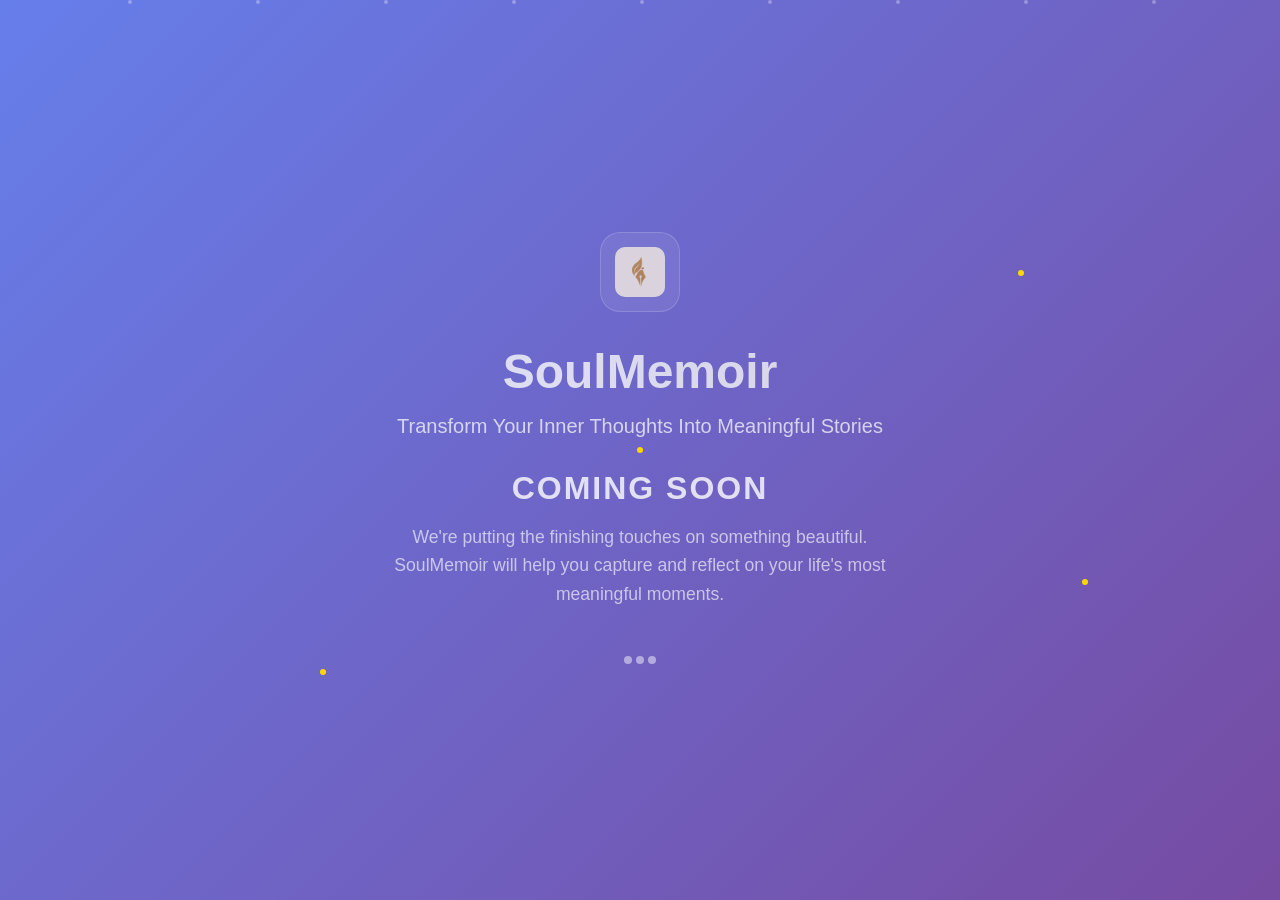
<file: index.html>
<!DOCTYPE html>
<html lang="en">
<head>
    <meta charset="UTF-8">
    <meta name="viewport" content="width=device-width, initial-scale=1.0">
    <title>SoulMemoir - Coming Soon</title>
    <link rel="icon" type="image/png" href="soulmemoir_brand_logo.png">
    <link rel="stylesheet" href="https://cdnjs.cloudflare.com/ajax/libs/font-awesome/6.0.0/css/all.min.css">
    <style>
        * {
            margin: 0;
            padding: 0;
            box-sizing: border-box;
        }

        body {
            font-family: -apple-system, BlinkMacSystemFont, 'Segoe UI', Roboto, Oxygen, Ubuntu, Cantarell, sans-serif;
            background: linear-gradient(135deg, #667eea 0%, #764ba2 100%);
            min-height: 100vh;
            display: flex;
            align-items: center;
            justify-content: center;
            color: white;
            overflow: hidden;
            position: relative;
        }

        /* Animated Background Particles */
        .particles {
            position: absolute;
            top: 0;
            left: 0;
            width: 100%;
            height: 100%;
            pointer-events: none;
            z-index: 1;
        }

        .particle {
            position: absolute;
            width: 4px;
            height: 4px;
            background: rgba(255, 255, 255, 0.3);
            border-radius: 50%;
            animation: float 6s ease-in-out infinite;
        }

        .particle:nth-child(1) { left: 10%; animation-delay: 0s; animation-duration: 8s; }
        .particle:nth-child(2) { left: 20%; animation-delay: 1s; animation-duration: 6s; }
        .particle:nth-child(3) { left: 30%; animation-delay: 2s; animation-duration: 7s; }
        .particle:nth-child(4) { left: 40%; animation-delay: 0.5s; animation-duration: 9s; }
        .particle:nth-child(5) { left: 50%; animation-delay: 1.5s; animation-duration: 5s; }
        .particle:nth-child(6) { left: 60%; animation-delay: 3s; animation-duration: 8s; }
        .particle:nth-child(7) { left: 70%; animation-delay: 2.5s; animation-duration: 6s; }
        .particle:nth-child(8) { left: 80%; animation-delay: 4s; animation-duration: 7s; }
        .particle:nth-child(9) { left: 90%; animation-delay: 1s; animation-duration: 9s; }

        /* Floating Animation */
        @keyframes float {
            0%, 100% {
                transform: translateY(100vh) rotate(0deg);
                opacity: 0;
            }
            10% {
                opacity: 1;
            }
            90% {
                opacity: 1;
            }
            100% {
                transform: translateY(-100px) rotate(360deg);
                opacity: 0;
            }
        }

        /* Pulse Animation for Background */
        @keyframes pulse {
            0%, 100% {
                background: linear-gradient(135deg, #667eea 0%, #764ba2 100%);
            }
            50% {
                background: linear-gradient(135deg, #764ba2 0%, #667eea 100%);
            }
        }

        body {
            animation: pulse 10s ease-in-out infinite;
        }

        .coming-soon-container {
            text-align: center;
            max-width: 600px;
            padding: 2rem;
            position: relative;
            z-index: 2;
            opacity: 0;
            animation: fadeInUp 1.5s ease-out 0.5s forwards;
        }

        /* Logo Animations */
        .logo {
            width: 80px;
            height: 80px;
            margin: 0 auto 2rem;
            background: rgba(255, 255, 255, 0.1);
            border-radius: 20px;
            display: flex;
            align-items: center;
            justify-content: center;
            backdrop-filter: blur(10px);
            border: 1px solid rgba(255, 255, 255, 0.2);
            cursor: pointer;
            transition: all 0.3s ease;
            opacity: 0;
            animation: fadeInScale 1s ease-out 0.2s forwards, logoFloat 3s ease-in-out 1.2s infinite, logoGlow 2s ease-in-out 2s infinite alternate;
        }

        .logo:hover {
            transform: scale(1.1) rotate(5deg);
            box-shadow: 0 10px 30px rgba(255, 255, 255, 0.3);
        }

        .logo img {
            width: 50px;
            height: 50px;
            border-radius: 10px;
            transition: all 0.3s ease;
        }

        .logo:hover img {
            transform: rotate(-5deg);
        }

        @keyframes logoFloat {
            0%, 100% {
                transform: translateY(0px);
            }
            50% {
                transform: translateY(-10px);
            }
        }

        @keyframes logoGlow {
            0% {
                box-shadow: 0 0 20px rgba(255, 255, 255, 0.2);
            }
            100% {
                box-shadow: 0 0 30px rgba(255, 255, 255, 0.4);
            }
        }

        @keyframes fadeInScale {
            0% {
                opacity: 0;
                transform: scale(0.5);
            }
            100% {
                opacity: 1;
                transform: scale(1);
            }
        }

        /* Text Animations */
        .brand-name {
            font-size: 3rem;
            font-weight: 700;
            margin-bottom: 1rem;
            background: linear-gradient(45deg, #ffffff, #f0f0f0);
            -webkit-background-clip: text;
            -webkit-text-fill-color: transparent;
            background-clip: text;
            opacity: 0;
            animation: slideInLeft 1s ease-out 0.8s forwards, textShimmer 3s ease-in-out 2s infinite;
        }

        @keyframes slideInLeft {
            0% {
                opacity: 0;
                transform: translateX(-50px);
            }
            100% {
                opacity: 1;
                transform: translateX(0);
            }
        }

        @keyframes textShimmer {
            0%, 100% {
                background: linear-gradient(45deg, #ffffff, #f0f0f0);
                -webkit-background-clip: text;
                -webkit-text-fill-color: transparent;
                background-clip: text;
            }
            50% {
                background: linear-gradient(45deg, #f0f0f0, #ffffff, #f0f0f0);
                -webkit-background-clip: text;
                -webkit-text-fill-color: transparent;
                background-clip: text;
            }
        }

        .tagline {
            font-size: 1.25rem;
            margin-bottom: 2rem;
            opacity: 0;
            font-weight: 300;
            animation: slideInRight 1s ease-out 1.2s forwards, fadeInOut 4s ease-in-out 3s infinite;
        }

        @keyframes slideInRight {
            0% {
                opacity: 0;
                transform: translateX(50px);
            }
            100% {
                opacity: 0.9;
                transform: translateX(0);
            }
        }

        @keyframes fadeInOut {
            0%, 100% {
                opacity: 0.9;
            }
            50% {
                opacity: 0.7;
            }
        }

        .coming-soon-text {
            font-size: 2rem;
            font-weight: 600;
            margin-bottom: 1rem;
            text-transform: uppercase;
            letter-spacing: 2px;
            opacity: 0;
            animation: bounceIn 1s ease-out 1.6s forwards, pulse-text 2s ease-in-out 4s infinite;
        }

        @keyframes bounceIn {
            0% {
                opacity: 0;
                transform: scale(0.3);
            }
            50% {
                opacity: 1;
                transform: scale(1.05);
            }
            70% {
                transform: scale(0.9);
            }
            100% {
                opacity: 1;
                transform: scale(1);
            }
        }

        @keyframes pulse-text {
            0%, 100% {
                transform: scale(1);
            }
            50% {
                transform: scale(1.02);
            }
        }

        .description {
            font-size: 1.1rem;
            margin-bottom: 2rem;
            opacity: 0;
            line-height: 1.6;
            animation: fadeInUp 1s ease-out 2s forwards;
        }

        @keyframes fadeInUp {
            0% {
                opacity: 0;
                transform: translateY(30px);
            }
            100% {
                opacity: 0.8;
                transform: translateY(0);
            }
        }

        /* Loading Animation */
        .loading-dots {
            display: inline-flex;
            gap: 4px;
            margin-top: 1rem;
            opacity: 0;
            animation: fadeIn 1s ease-out 2.5s forwards;
        }

        .dot {
            width: 8px;
            height: 8px;
            background: rgba(255, 255, 255, 0.6);
            border-radius: 50%;
            animation: loadingDots 1.5s ease-in-out infinite;
        }

        .dot:nth-child(1) { animation-delay: 0s; }
        .dot:nth-child(2) { animation-delay: 0.2s; }
        .dot:nth-child(3) { animation-delay: 0.4s; }

        @keyframes loadingDots {
            0%, 80%, 100% {
                transform: scale(0.8);
                opacity: 0.5;
            }
            40% {
                transform: scale(1.2);
                opacity: 1;
            }
        }

        @keyframes fadeIn {
            0% {
                opacity: 0;
            }
            100% {
                opacity: 1;
            }
        }

        /* Hover Effects for Container */
        .coming-soon-container:hover .logo {
            animation-play-state: paused;
            transform: scale(1.05);
        }

        .coming-soon-container:hover .brand-name {
            transform: scale(1.02);
        }

        /* Responsive */
        @media (max-width: 768px) {
            .brand-name {
                font-size: 2.5rem;
            }
            
            .coming-soon-text {
                font-size: 1.5rem;
            }

            .particle {
                width: 3px;
                height: 3px;
            }
        }

        /* Additional Sparkle Effects */
        .sparkle {
            position: absolute;
            width: 6px;
            height: 6px;
            background: #ffd700;
            border-radius: 50%;
            animation: sparkle 2s ease-in-out infinite;
            pointer-events: none;
        }

        .sparkle:nth-child(1) { top: 20%; left: 15%; animation-delay: 0s; }
        .sparkle:nth-child(2) { top: 30%; right: 20%; animation-delay: 0.5s; }
        .sparkle:nth-child(3) { bottom: 25%; left: 25%; animation-delay: 1s; }
        .sparkle:nth-child(4) { bottom: 35%; right: 15%; animation-delay: 1.5s; }

        @keyframes sparkle {
            0%, 100% {
                opacity: 0;
                transform: scale(0) rotate(0deg);
            }
            50% {
                opacity: 1;
                transform: scale(1) rotate(180deg);
            }
        }
    </style>
</head>
<body>
    <!-- Animated Background Particles -->
    <div class="particles">
        <div class="particle"></div>
        <div class="particle"></div>
        <div class="particle"></div>
        <div class="particle"></div>
        <div class="particle"></div>
        <div class="particle"></div>
        <div class="particle"></div>
        <div class="particle"></div>
        <div class="particle"></div>
    </div>

    <!-- Sparkle Effects -->
    <div class="sparkle"></div>
    <div class="sparkle"></div>
    <div class="sparkle"></div>
    <div class="sparkle"></div>

    <div class="coming-soon-container">
        <div class="logo">
            <img src="soulmemoir_brand_logo.png" alt="SoulMemoir Logo">
        </div>

        <h1 class="brand-name">SoulMemoir</h1>
        <p class="tagline">Transform Your Inner Thoughts Into Meaningful Stories</p>

        <h2 class="coming-soon-text">Coming Soon</h2>
        <p class="description">
            We're putting the finishing touches on something beautiful.
            SoulMemoir will help you capture and reflect on your life's most meaningful moments.
        </p>

        <!-- Loading Animation -->
        <div class="loading-dots">
            <div class="dot"></div>
            <div class="dot"></div>
            <div class="dot"></div>
        </div>
    </div>

    <script>
        // Add interactive click effects
        document.addEventListener('DOMContentLoaded', function() {
            const logo = document.querySelector('.logo');
            const container = document.querySelector('.coming-soon-container');

            // Logo click effect
            logo.addEventListener('click', function() {
                this.style.animation = 'none';
                this.style.transform = 'scale(1.2) rotate(360deg)';
                
                setTimeout(() => {
                    this.style.animation = 'logoFloat 3s ease-in-out infinite, logoGlow 2s ease-in-out infinite alternate';
                    this.style.transform = '';
                }, 600);
            });

            // Create floating hearts on click
            container.addEventListener('click', function(e) {
                if (e.target !== logo && !logo.contains(e.target)) {
                    createFloatingHeart(e.clientX, e.clientY);
                }
            });

            function createFloatingHeart(x, y) {
                const heart = document.createElement('div');
                heart.innerHTML = '💫';
                heart.style.cssText = `
                    position: fixed;
                    left: ${x}px;
                    top: ${y}px;
                    font-size: 20px;
                    pointer-events: none;
                    z-index: 1000;
                    animation: floatUp 2s ease-out forwards;
                `;

                document.body.appendChild(heart);

                setTimeout(() => {
                    heart.remove();
                }, 2000);
            }

            // Add CSS for floating hearts
            const style = document.createElement('style');
            style.textContent = `
                @keyframes floatUp {
                    0% {
                        opacity: 1;
                        transform: translateY(0) scale(1);
                    }
                    100% {
                        opacity: 0;
                        transform: translateY(-100px) scale(1.5);
                    }
                }
            `;
            document.head.appendChild(style);

            // Dynamic particle generation
            function createParticle() {
                const particle = document.createElement('div');
                particle.className = 'particle';
                particle.style.left = Math.random() * 100 + '%';
                particle.style.animationDuration = (Math.random() * 4 + 4) + 's';
                particle.style.animationDelay = Math.random() * 2 + 's';
                
                document.querySelector('.particles').appendChild(particle);

                setTimeout(() => {
                    particle.remove();
                }, 10000);
            }

            // Generate new particles periodically
            setInterval(createParticle, 2000);
        });
    </script>
</body>
</html>
</file>
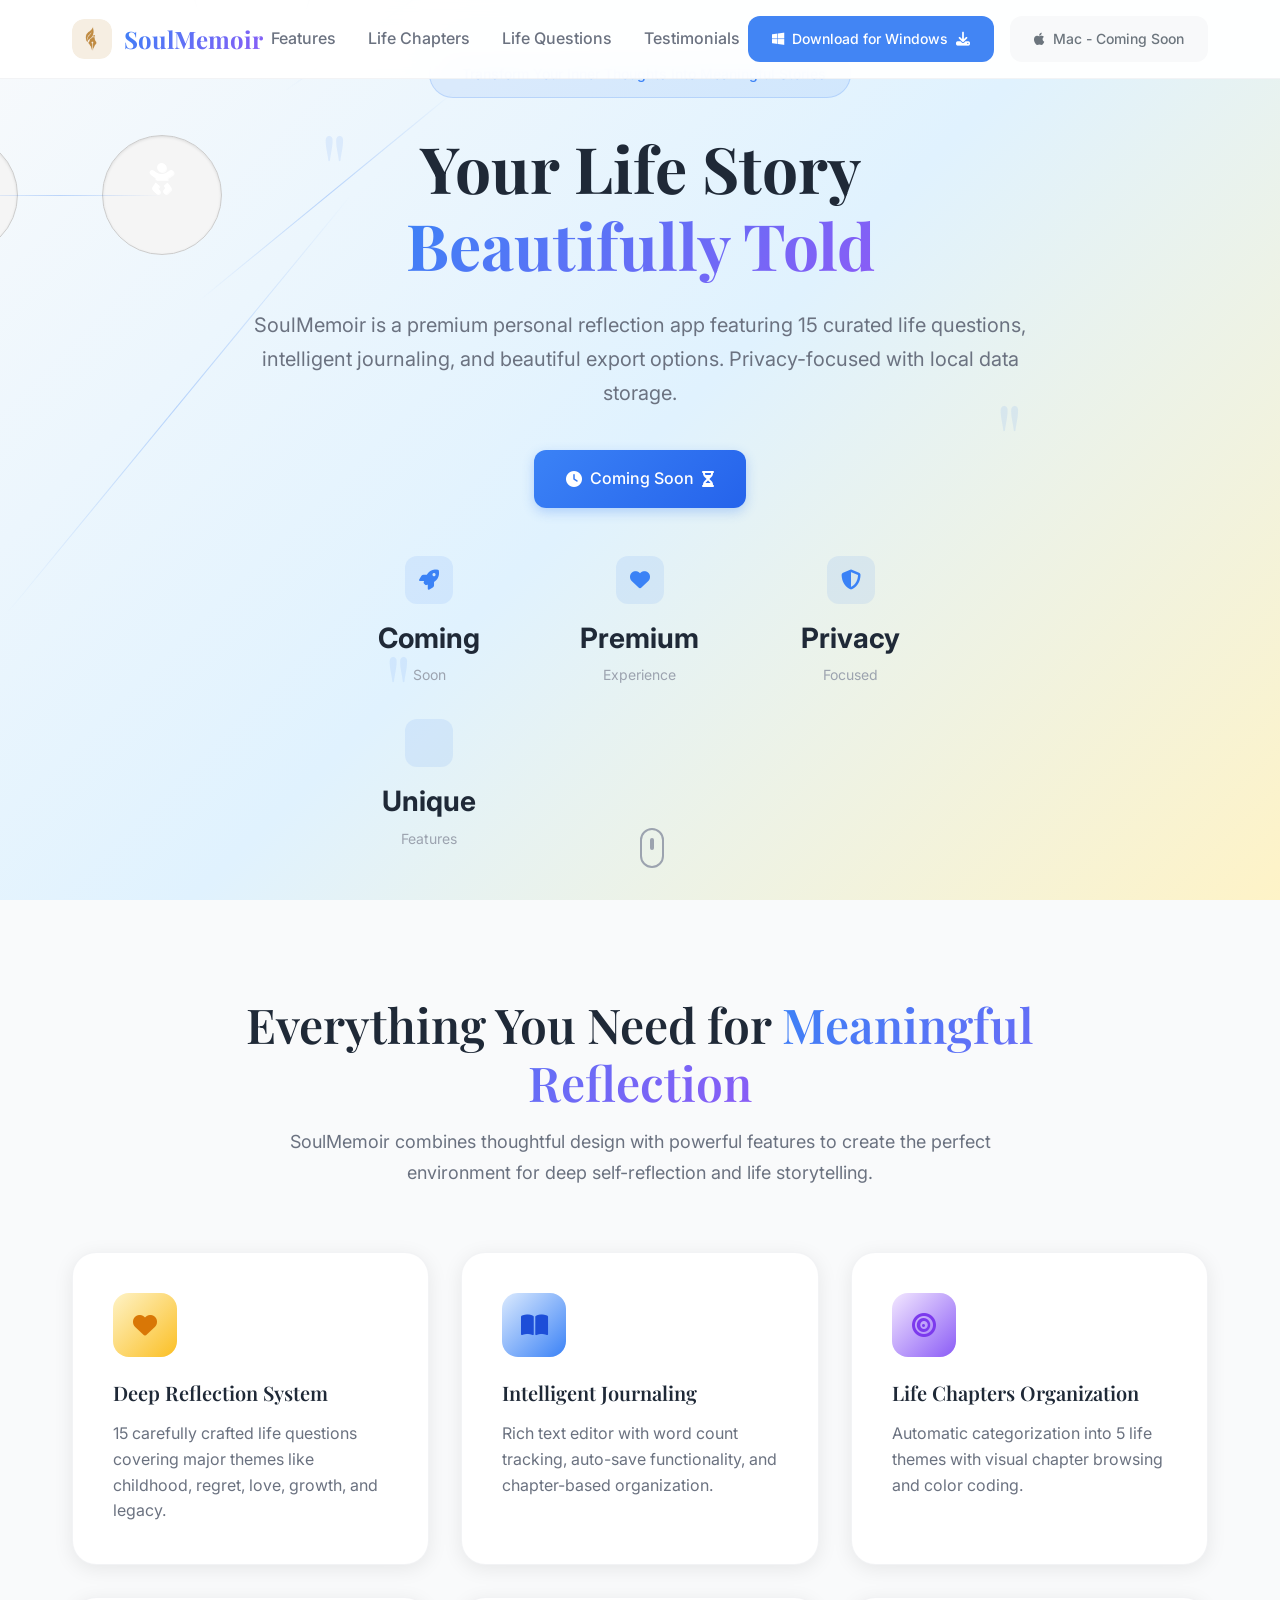
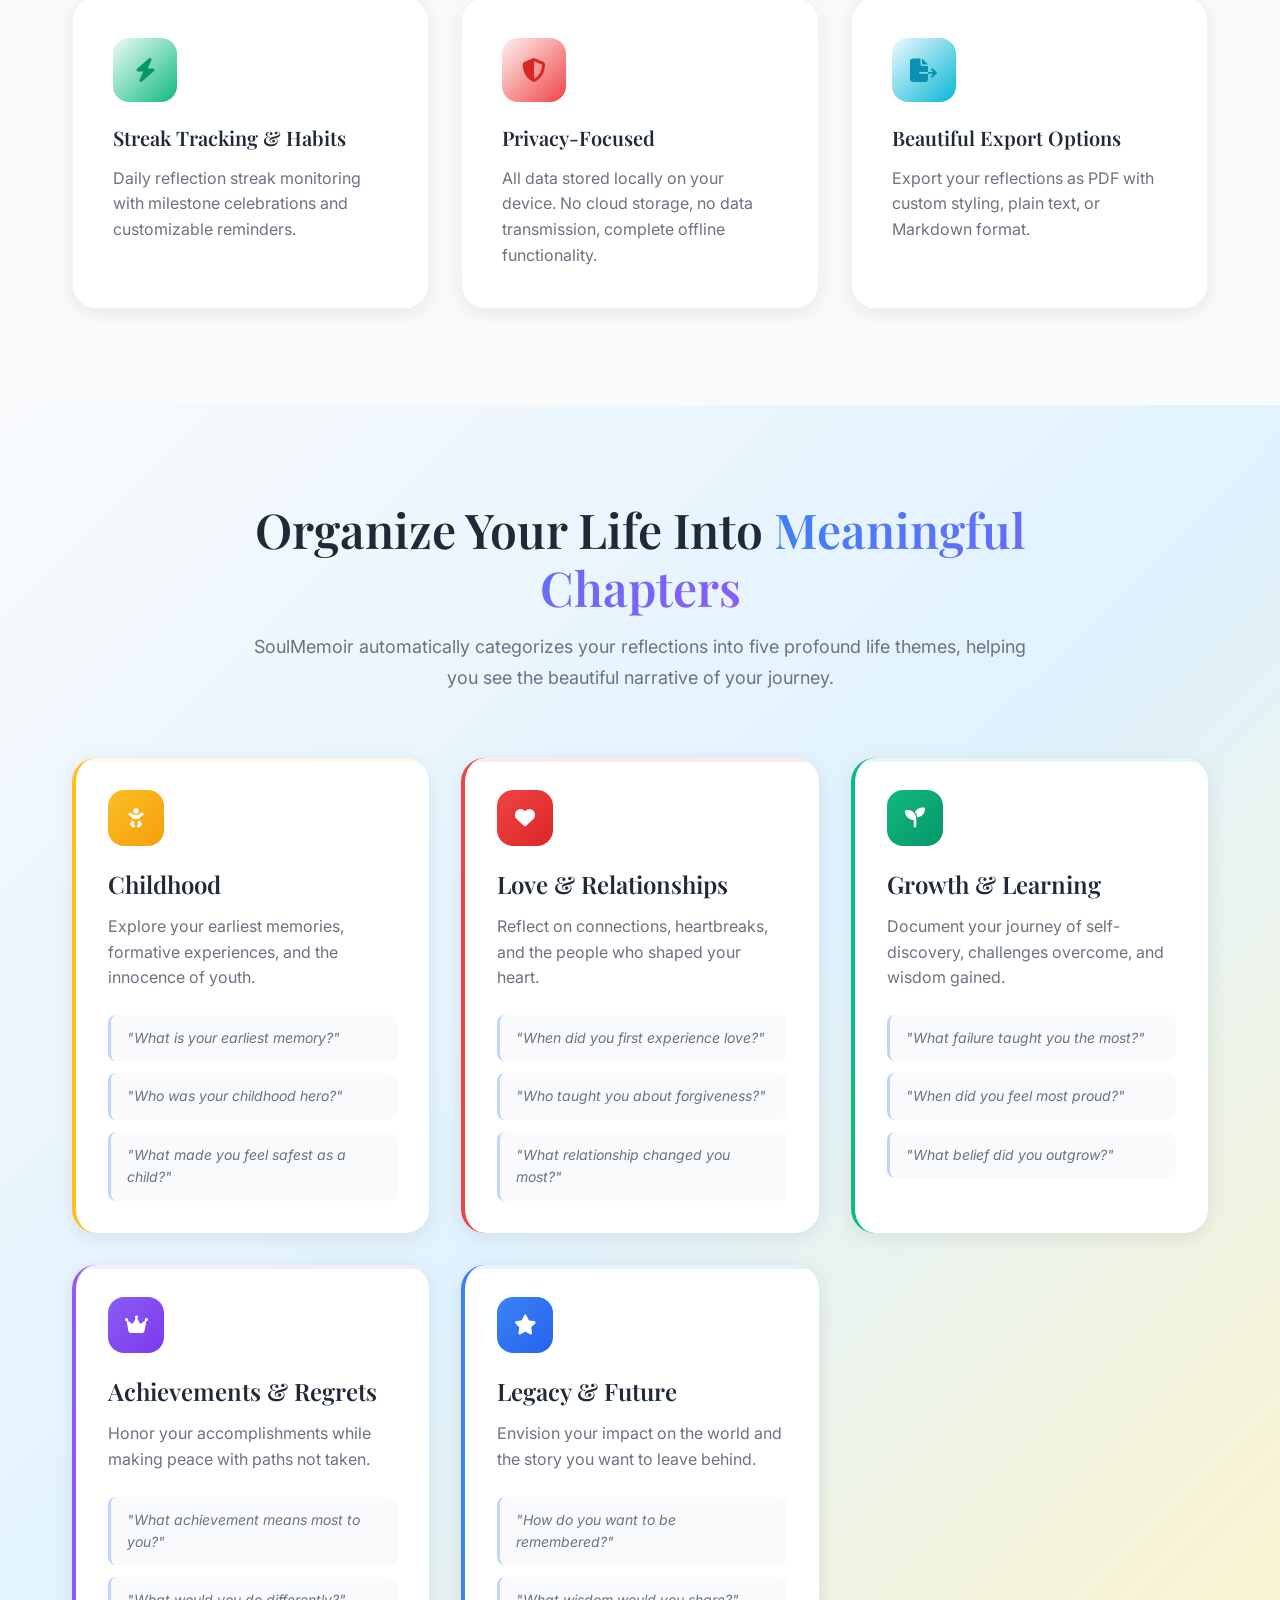
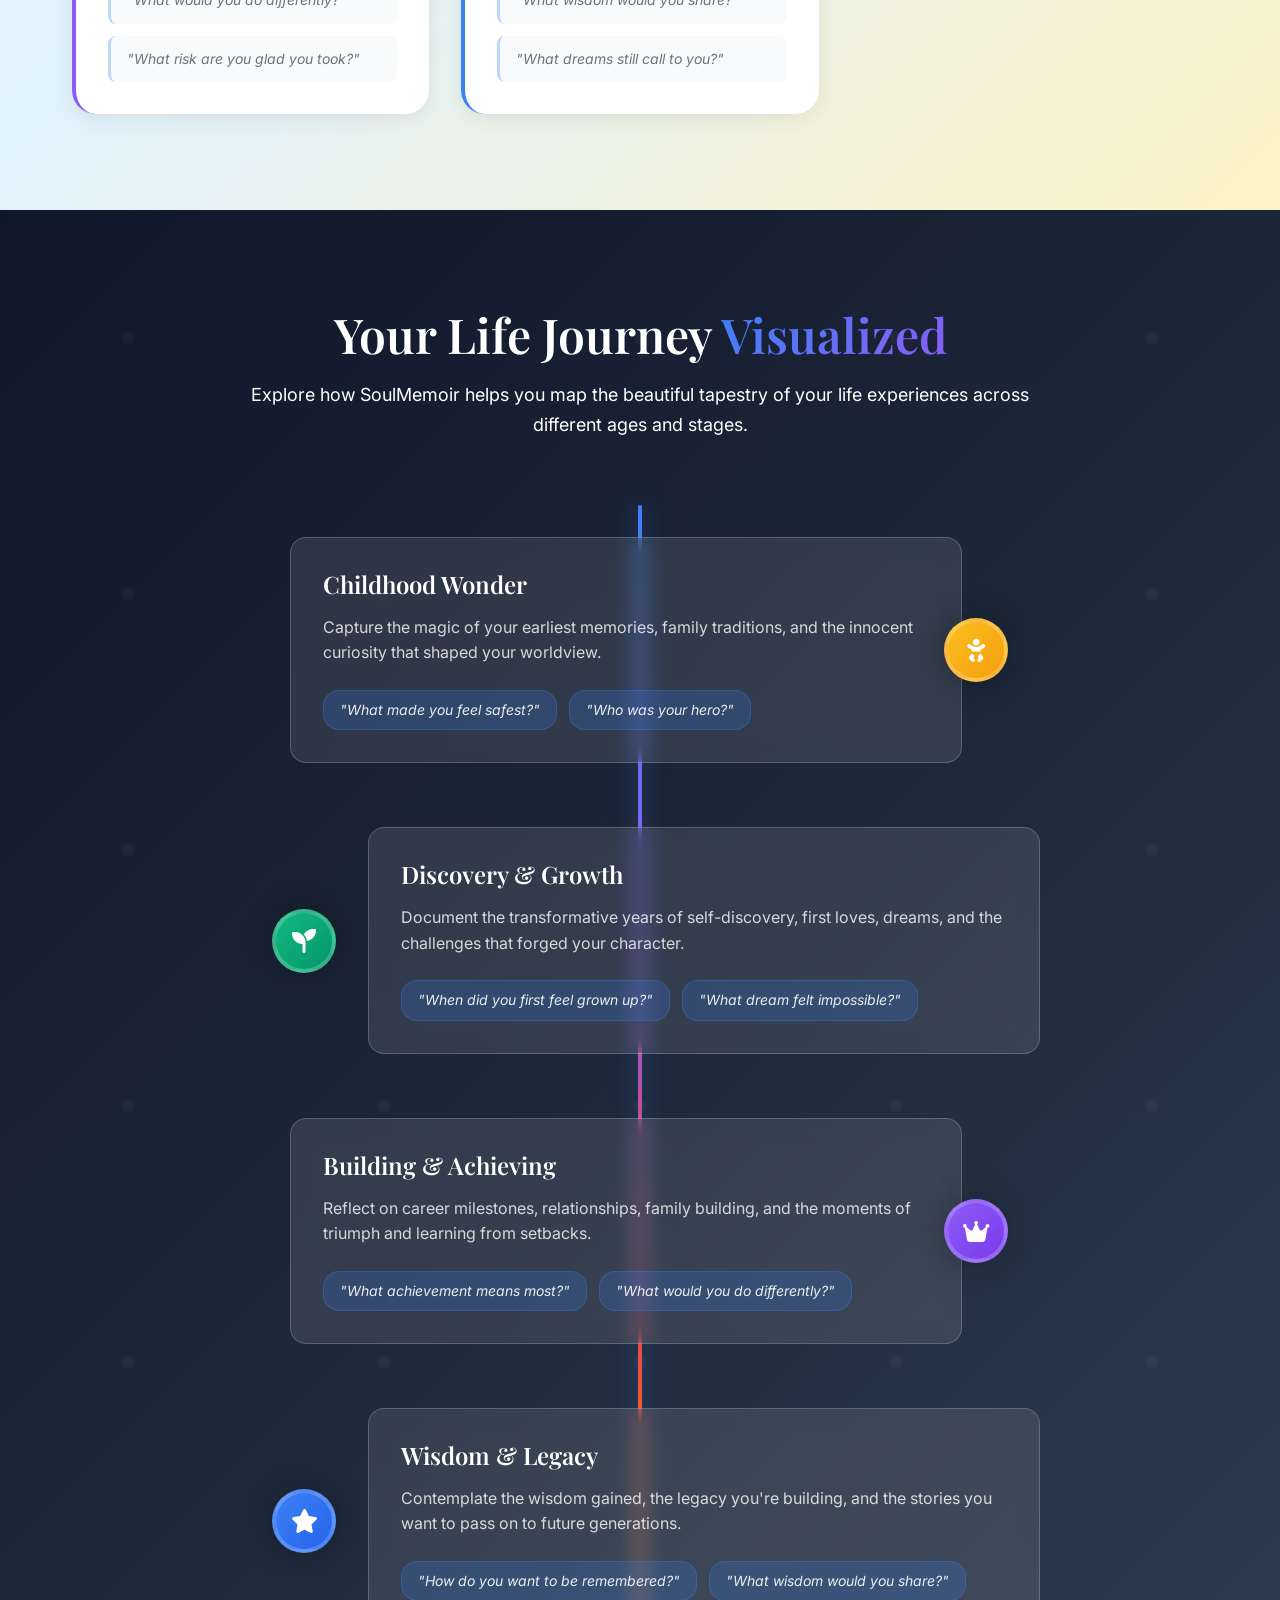
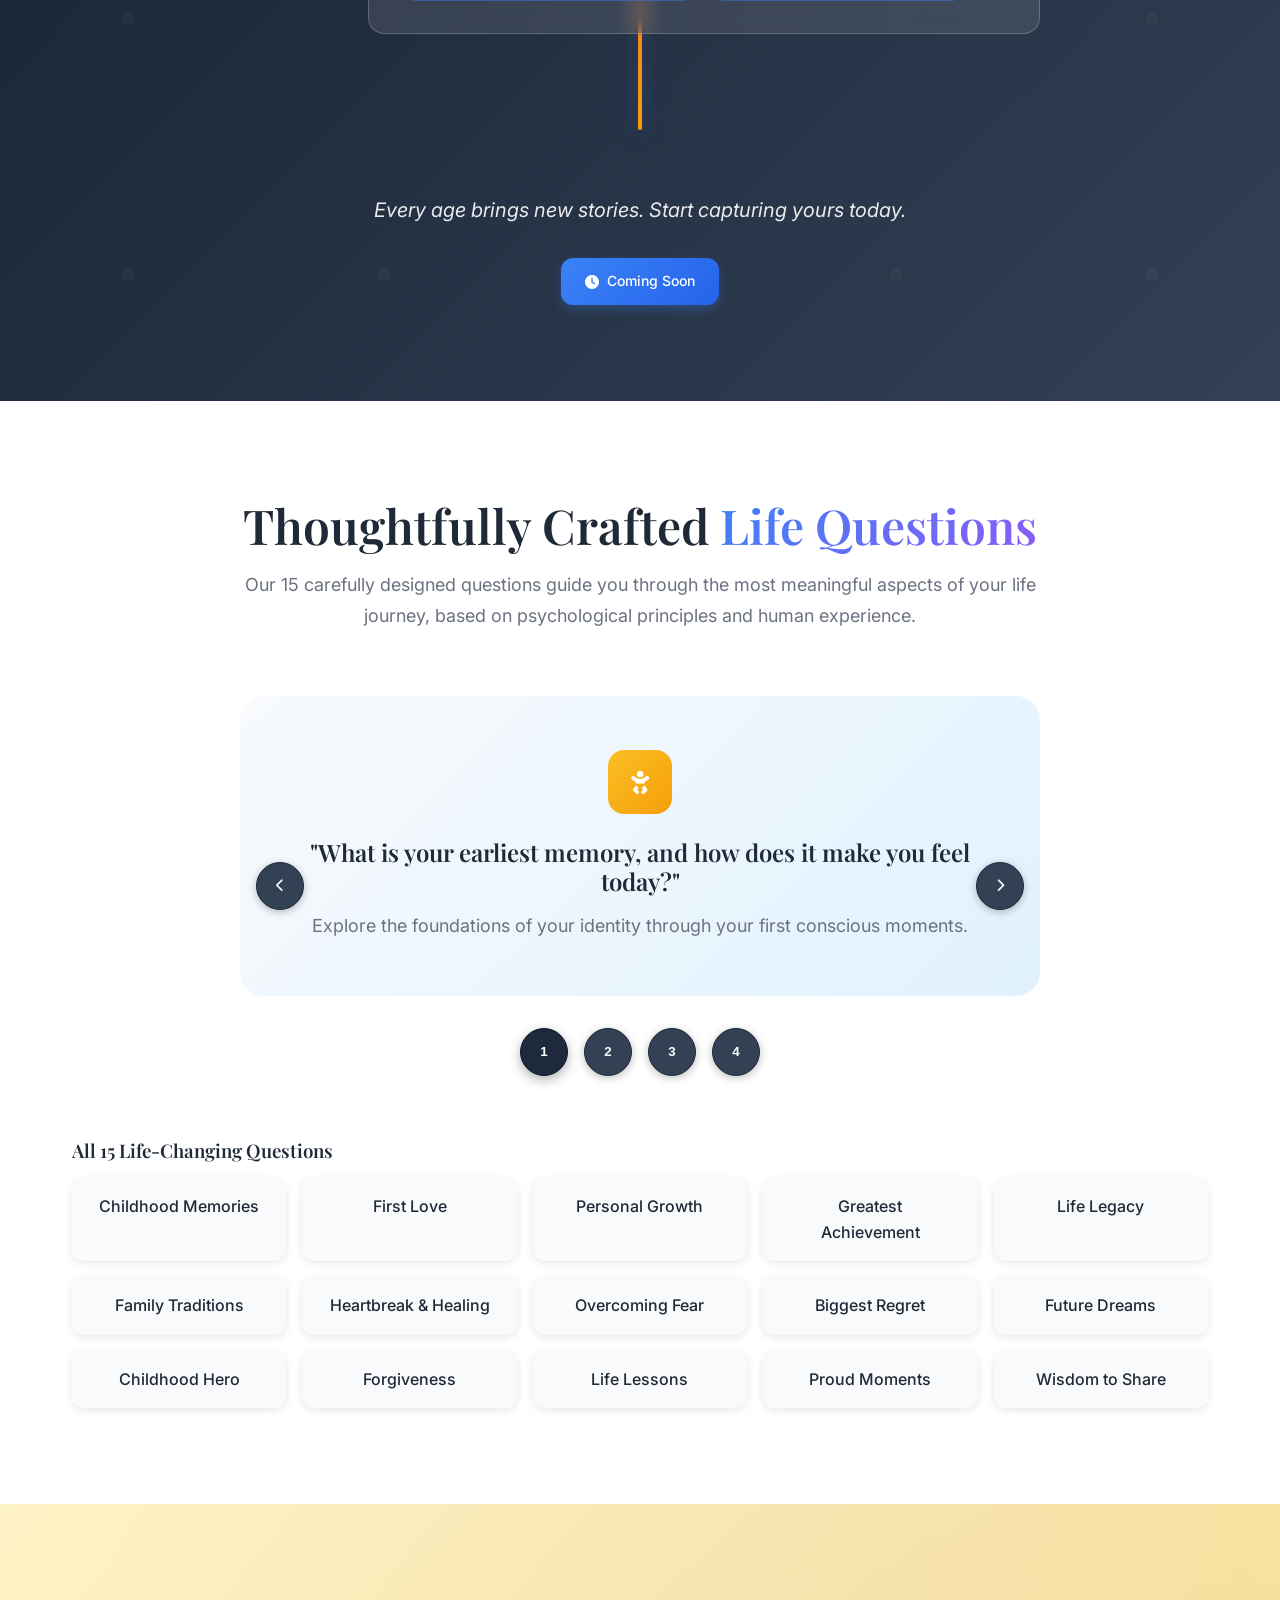
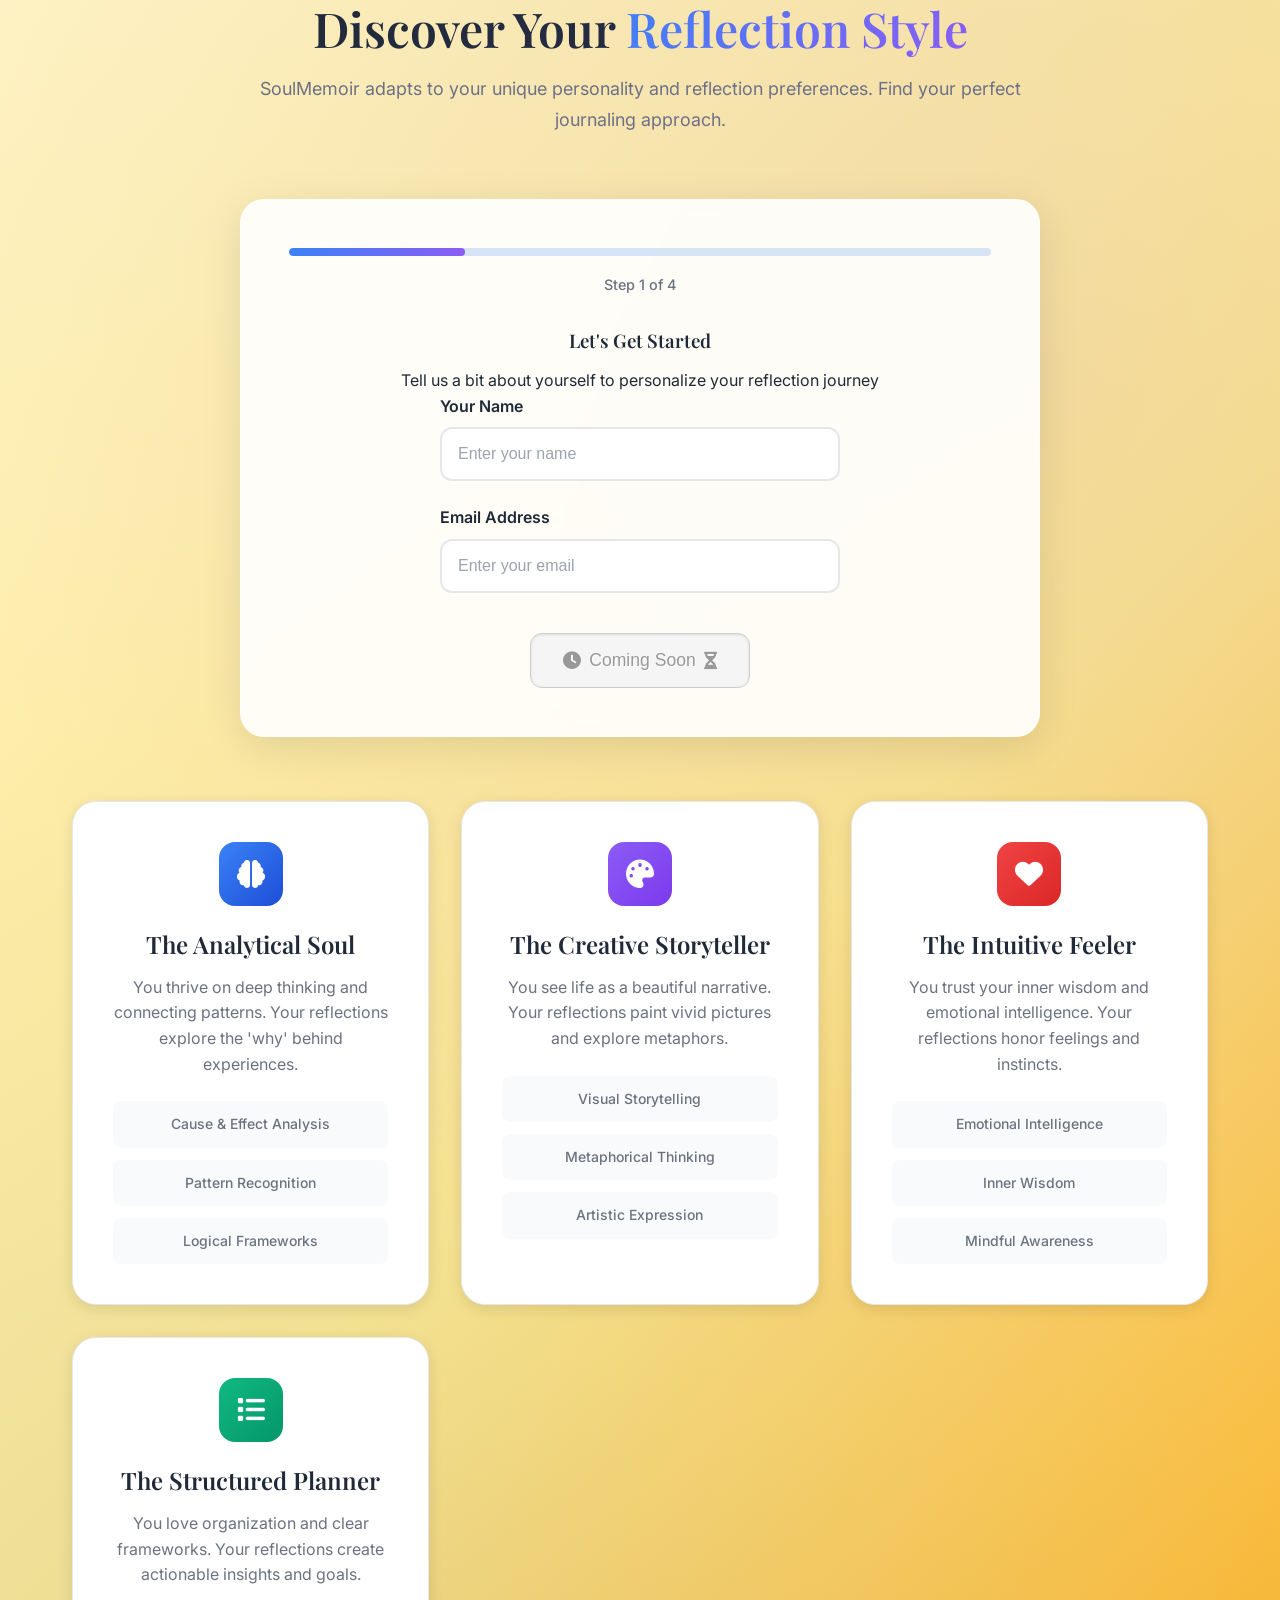
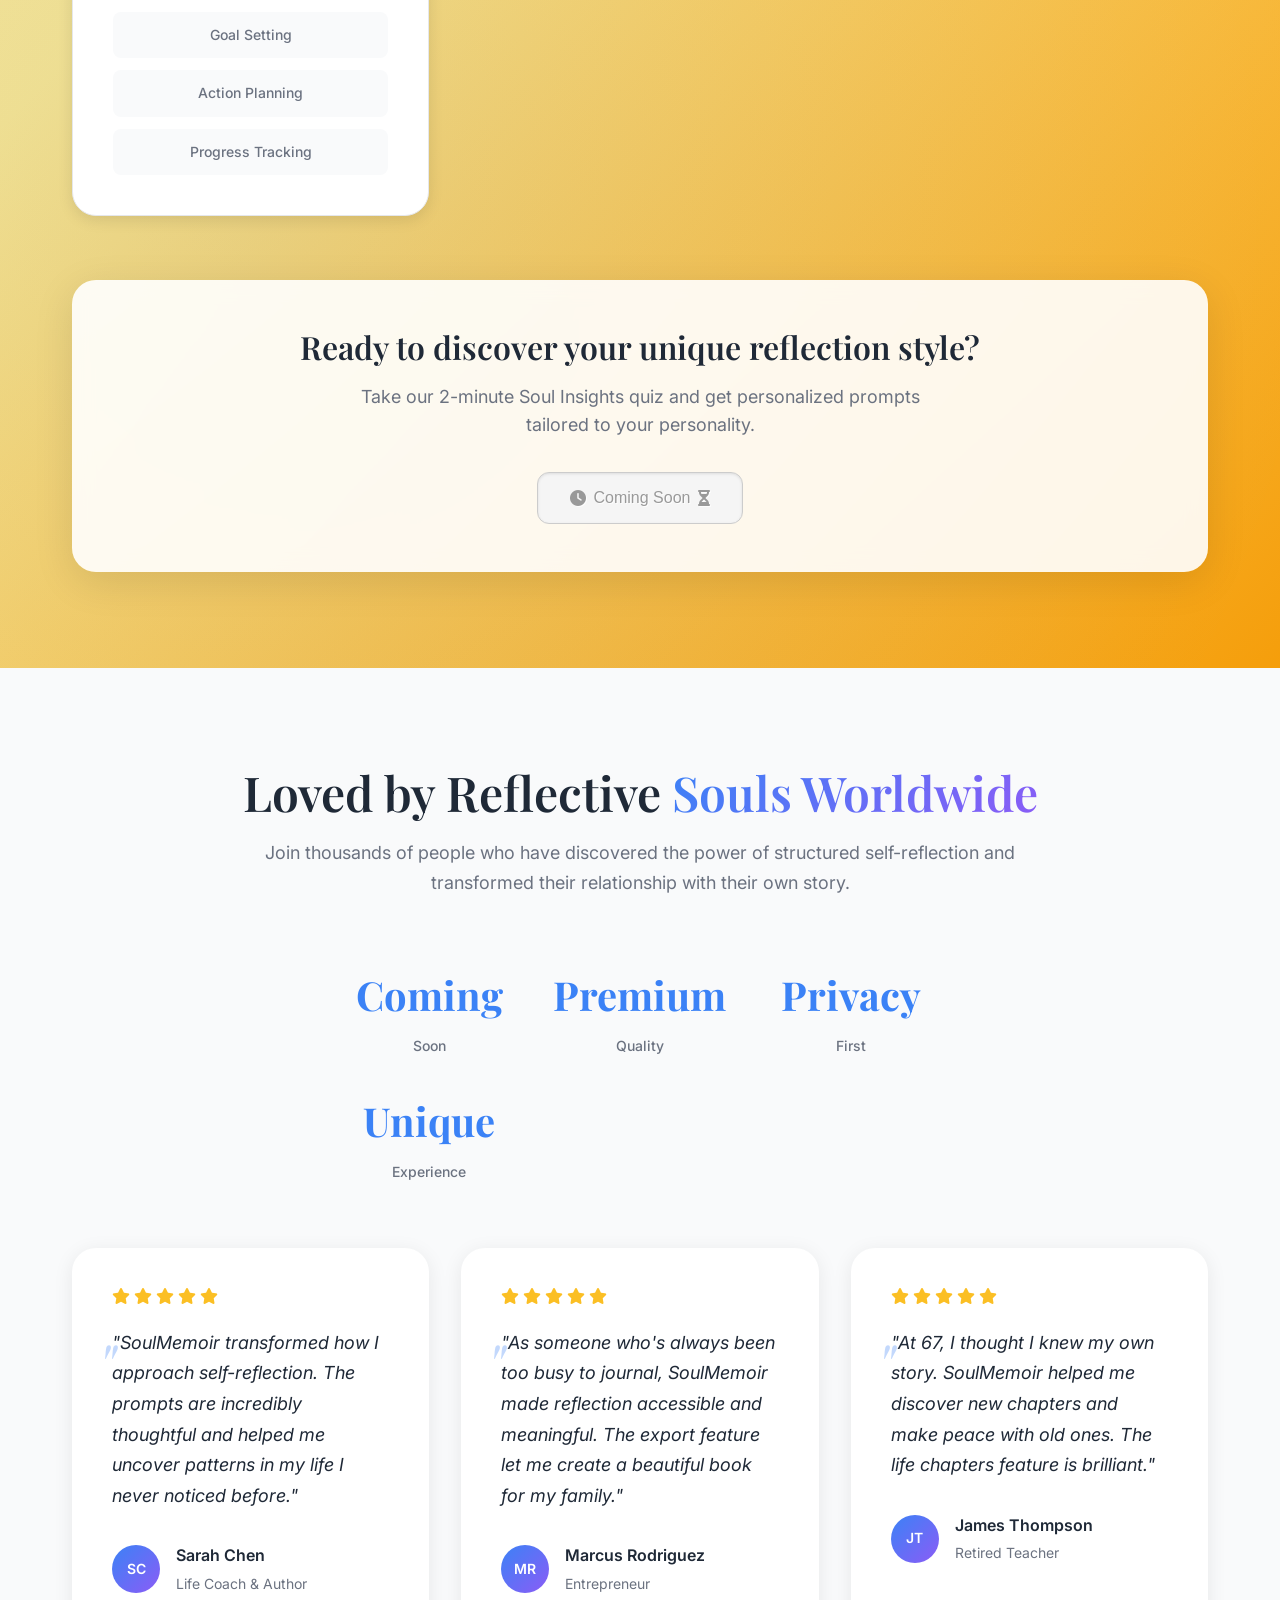
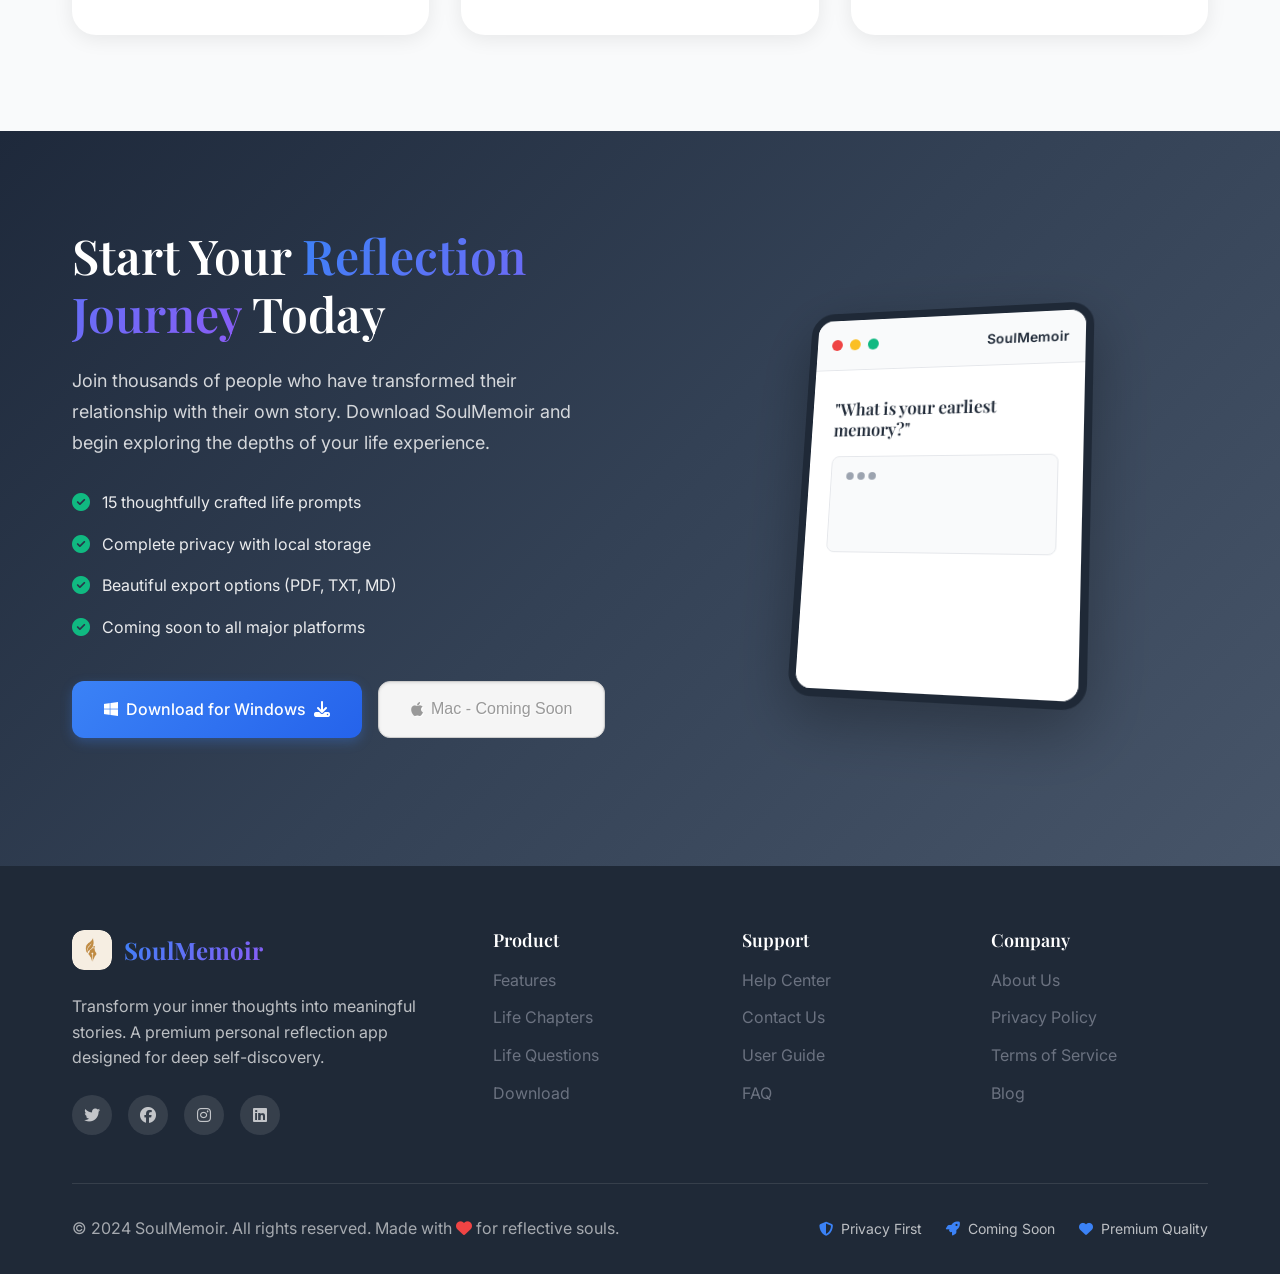
<file: index-backup.html>
<!DOCTYPE html>
<html lang="en">


<!-- Google tag (gtag.js) -->
<script async src="https://www.googletagmanager.com/gtag/js?id=G-R3SQF8EK4B"></script>
<script>
  window.dataLayer = window.dataLayer || [];
  function gtag(){dataLayer.push(arguments);}
  gtag('js', new Date());

  gtag('config', 'G-R3SQF8EK4B');
</script>

<head>
    <meta charset="UTF-8">
    <meta name="viewport" content="width=device-width, initial-scale=1.0">
    <title>SoulMemoir - Personal Reflection & Life Story App</title>
    <meta name="description" content="Transform your inner thoughts into meaningful stories with SoulMemoir. A premium personal reflection app featuring 15 curated life questions, intelligent journaling, and beautiful export options. Privacy-focused with local data storage.">
    <meta name="keywords" content="personal reflection, life story, journaling app, self-reflection, autobiography, mindfulness, personal growth, life prompts, digital diary, privacy-focused">

    <!-- Open Graph / Facebook -->
    <meta property="og:type" content="website">
    <meta property="og:url" content="https://soulmemoir.com/">
    <meta property="og:title" content="SoulMemoir - Personal Reflection & Life Story App">
    <meta property="og:description" content="Transform your inner thoughts into meaningful stories with SoulMemoir. A premium personal reflection app featuring 15 curated life questions, intelligent journaling, and beautiful export options.">
    <meta property="og:image" content="https://soulmemoir.com/soulmemoir_brand_logo.png">

    <!-- Twitter -->
    <meta property="twitter:card" content="summary_large_image">
    <meta property="twitter:url" content="https://soulmemoir.com/">
    <meta property="twitter:title" content="SoulMemoir - Personal Reflection & Life Story App">
    <meta property="twitter:description" content="Transform your inner thoughts into meaningful stories with SoulMemoir. Privacy-focused personal reflection app with 15 curated life questions.">
    <meta property="twitter:image" content="https://soulmemoir.com/soulmemoir_brand_logo.png">

    <!-- Fonts -->
    <link rel="preconnect" href="https://fonts.googleapis.com">
    <link rel="preconnect" href="https://fonts.gstatic.com" crossorigin>
    <link href="https://fonts.googleapis.com/css2?family=Inter:wght@300;400;500;600;700&family=Playfair+Display:wght@400;500;600;700&display=swap" rel="stylesheet">

    <!-- Icons -->
    <link rel="stylesheet" href="https://cdnjs.cloudflare.com/ajax/libs/font-awesome/6.4.0/css/all.min.css">

    <!-- Favicon -->
    <link rel="icon" type="image/png" sizes="32x32" href="soulmemoir_brand_logo.png">
    <link rel="icon" type="image/png" sizes="16x16" href="soulmemoir_brand_logo.png">
    <link rel="apple-touch-icon" sizes="180x180" href="soulmemoir_brand_logo.png">
    <link rel="shortcut icon" href="soulmemoir_brand_logo.png">
    <meta name="msapplication-TileImage" content="soulmemoir_brand_logo.png">
    <meta name="msapplication-TileColor" content="#3b82f6">
    <meta name="theme-color" content="#3b82f6">

    <link rel="stylesheet" href="styles.css">
</head>
<body>
    <!-- Header -->
    <header class="header">
        <nav class="nav">
            <div class="nav-brand">
                <div class="logo">
                    <img src="soulmemoir_brand_logo.png" alt="SoulMemoir Logo" class="logo-image">
                </div>
                <span class="brand-name">SoulMemoir</span>
            </div>

            <div class="nav-links">
                <a href="#features">Features</a>
                <a href="#chapters">Life Chapters</a>
                <a href="#reflections">Life Questions</a>
                <a href="#testimonials">Testimonials</a>
            </div>

            <div class="nav-actions">
                <a href="#download" class="btn">
                    <i class="fab fa-windows"></i>
                    Download for Windows
                    <i class="fas fa-download"></i>
                </a>
                <a href="#get-started" class="btn">
                    <i class="fab fa-apple"></i>
                    Mac - Coming Soon
                </a>
            </div>

            <button class="mobile-menu-btn">
                <i class="fas fa-bars"></i>
            </button>
        </nav>
    </header>

    <!-- Hero Section -->
    <section class="hero">
        <!-- Unique Animated Background -->
        <div class="hero-background">
            <!-- Floating Memory Bubbles -->
            <div class="memory-bubble" style="top: 15%; left: 8%;" data-memory="childhood">
                <div class="bubble-content">
                    <i class="fas fa-baby"></i>
                    <span class="bubble-text">First Steps</span>
                </div>
            </div>
            <div class="memory-bubble" style="top: 25%; right: 12%;" data-memory="love">
                <div class="bubble-content">
                    <i class="fas fa-heart"></i>
                    <span class="bubble-text">First Love</span>
                </div>
            </div>
            <div class="memory-bubble" style="bottom: 35%; left: 15%;" data-memory="growth">
                <div class="bubble-content">
                    <i class="fas fa-seedling"></i>
                    <span class="bubble-text">Growth</span>
                </div>
            </div>
            <div class="memory-bubble" style="bottom: 25%; right: 8%;" data-memory="dreams">
                <div class="bubble-content">
                    <i class="fas fa-star"></i>
                    <span class="bubble-text">Dreams</span>
                </div>
            </div>

            <!-- Unique Constellation Effect -->
            <div class="constellation">
                <div class="constellation-line" data-from="0" data-to="1"></div>
                <div class="constellation-line" data-from="1" data-to="2"></div>
                <div class="constellation-line" data-from="2" data-to="3"></div>
                <div class="constellation-line" data-from="3" data-to="0"></div>
            </div>

            <!-- Animated Quote Particles -->
            <div class="quote-particle" style="top: 10%; left: 25%;">"</div>
            <div class="quote-particle" style="top: 40%; right: 20%;">"</div>
            <div class="quote-particle" style="bottom: 15%; left: 30%;">"</div>
        </div>

        <div class="container">
            <div class="hero-content">
                <div class="hero-badge">
                    <i class="fas fa-sparkles"></i>
                    Transform Your Inner Thoughts Into Meaningful Stories
                </div>

                <h1 class="hero-title">
                    Your Life Story<br>
                    <span class="gradient-text">Beautifully Told</span>
                </h1>

                <p class="hero-subtitle">
                    SoulMemoir is a premium personal reflection app featuring 15 curated life questions,
                    intelligent journaling, and beautiful export options. Privacy-focused with local data storage.
                </p>

                <div class="hero-actions">
                    <a href="#get-started" class="btn btn-primary btn-large">
                        <i class="fas fa-clock"></i>
                        Coming Soon
                        <i class="fas fa-hourglass-half"></i>
                    </a>
                </div>

                <div class="hero-stats">
                    <div class="stat">
                        <div class="stat-icon">
                            <i class="fas fa-rocket"></i>
                        </div>
                        <div class="stat-value">Coming</div>
                        <div class="stat-label">Soon</div>
                    </div>
                    <div class="stat">
                        <div class="stat-icon">
                            <i class="fas fa-heart"></i>
                        </div>
                        <div class="stat-value">Premium</div>
                        <div class="stat-label">Experience</div>
                    </div>
                    <div class="stat">
                        <div class="stat-icon">
                            <i class="fas fa-shield-alt"></i>
                        </div>
                        <div class="stat-value">Privacy</div>
                        <div class="stat-label">Focused</div>
                    </div>
                    <div class="stat">
                        <div class="stat-icon">
                            <i class="fas fa-sparkles"></i>
                        </div>
                        <div class="stat-value">Unique</div>
                        <div class="stat-label">Features</div>
                    </div>
                </div>
            </div>
        </div>

        <div class="scroll-indicator">
            <div class="scroll-mouse">
                <div class="scroll-wheel"></div>
            </div>
        </div>
    </section>

    <!-- Features Section -->
    <section id="features" class="features">
        <div class="container">
            <div class="section-header">
                <h2>Everything You Need for <span class="gradient-text">Meaningful Reflection</span></h2>
                <p>SoulMemoir combines thoughtful design with powerful features to create the perfect environment for deep self-reflection and life storytelling.</p>
            </div>

            <div class="features-grid">
                <div class="feature-card" data-aos="fade-up">
                    <div class="feature-icon heart">
                        <i class="fas fa-heart"></i>
                    </div>
                    <h3>Deep Reflection System</h3>
                    <p>15 carefully crafted life questions covering major themes like childhood, regret, love, growth, and legacy.</p>
                </div>

                <div class="feature-card" data-aos="fade-up" data-aos-delay="100">
                    <div class="feature-icon book">
                        <i class="fas fa-book-open"></i>
                    </div>
                    <h3>Intelligent Journaling</h3>
                    <p>Rich text editor with word count tracking, auto-save functionality, and chapter-based organization.</p>
                </div>

                <div class="feature-card" data-aos="fade-up" data-aos-delay="200">
                    <div class="feature-icon target">
                        <i class="fas fa-bullseye"></i>
                    </div>
                    <h3>Life Chapters Organization</h3>
                    <p>Automatic categorization into 5 life themes with visual chapter browsing and color coding.</p>
                </div>

                <div class="feature-card" data-aos="fade-up" data-aos-delay="300">
                    <div class="feature-icon lightning">
                        <i class="fas fa-bolt"></i>
                    </div>
                    <h3>Streak Tracking & Habits</h3>
                    <p>Daily reflection streak monitoring with milestone celebrations and customizable reminders.</p>
                </div>

                <div class="feature-card" data-aos="fade-up" data-aos-delay="400">
                    <div class="feature-icon shield">
                        <i class="fas fa-shield-alt"></i>
                    </div>
                    <h3>Privacy-Focused</h3>
                    <p>All data stored locally on your device. No cloud storage, no data transmission, complete offline functionality.</p>
                </div>

                <div class="feature-card" data-aos="fade-up" data-aos-delay="500">
                    <div class="feature-icon file">
                        <i class="fas fa-file-export"></i>
                    </div>
                    <h3>Beautiful Export Options</h3>
                    <p>Export your reflections as PDF with custom styling, plain text, or Markdown format.</p>
                </div>
            </div>
        </div>
    </section>

    <!-- Life Chapters Section -->
    <section id="chapters" class="chapters">
        <div class="container">
            <div class="section-header">
                <h2>Organize Your Life Into <span class="gradient-text">Meaningful Chapters</span></h2>
                <p>SoulMemoir automatically categorizes your reflections into five profound life themes, helping you see the beautiful narrative of your journey.</p>
            </div>

            <div class="chapters-grid">
                <div class="chapter-card childhood" data-aos="zoom-in">
                    <div class="chapter-icon">
                        <i class="fas fa-baby"></i>
                    </div>
                    <h3>Childhood</h3>
                    <p>Explore your earliest memories, formative experiences, and the innocence of youth.</p>
                    <div class="chapter-reflections">
                        <div class="reflection">"What is your earliest memory?"</div>
                        <div class="reflection">"Who was your childhood hero?"</div>
                        <div class="reflection">"What made you feel safest as a child?"</div>
                    </div>
                </div>

                <div class="chapter-card love" data-aos="zoom-in" data-aos-delay="100">
                    <div class="chapter-icon">
                        <i class="fas fa-heart"></i>
                    </div>
                    <h3>Love & Relationships</h3>
                    <p>Reflect on connections, heartbreaks, and the people who shaped your heart.</p>
                    <div class="chapter-reflections">
                        <div class="reflection">"When did you first experience love?"</div>
                        <div class="reflection">"Who taught you about forgiveness?"</div>
                        <div class="reflection">"What relationship changed you most?"</div>
                    </div>
                </div>

                <div class="chapter-card growth" data-aos="zoom-in" data-aos-delay="200">
                    <div class="chapter-icon">
                        <i class="fas fa-seedling"></i>
                    </div>
                    <h3>Growth & Learning</h3>
                    <p>Document your journey of self-discovery, challenges overcome, and wisdom gained.</p>
                    <div class="chapter-reflections">
                        <div class="reflection">"What failure taught you the most?"</div>
                        <div class="reflection">"When did you feel most proud?"</div>
                        <div class="reflection">"What belief did you outgrow?"</div>
                    </div>
                </div>

                <div class="chapter-card achievements" data-aos="zoom-in" data-aos-delay="300">
                    <div class="chapter-icon">
                        <i class="fas fa-crown"></i>
                    </div>
                    <h3>Achievements & Regrets</h3>
                    <p>Honor your accomplishments while making peace with paths not taken.</p>
                    <div class="chapter-reflections">
                        <div class="reflection">"What achievement means most to you?"</div>
                        <div class="reflection">"What would you do differently?"</div>
                        <div class="reflection">"What risk are you glad you took?"</div>
                    </div>
                </div>

                <div class="chapter-card legacy" data-aos="zoom-in" data-aos-delay="400">
                    <div class="chapter-icon">
                        <i class="fas fa-star"></i>
                    </div>
                    <h3>Legacy & Future</h3>
                    <p>Envision your impact on the world and the story you want to leave behind.</p>
                    <div class="chapter-reflections">
                        <div class="reflection">"How do you want to be remembered?"</div>
                        <div class="reflection">"What wisdom would you share?"</div>
                        <div class="reflection">"What dreams still call to you?"</div>
                    </div>
                </div>
            </div>
        </div>
    </section>

    <!-- Unique Interactive Life Timeline -->
    <section class="life-timeline">
        <div class="container">
            <div class="section-header">
                <h2>Your Life Journey <span class="gradient-text">Visualized</span></h2>
                <p>Explore how SoulMemoir helps you map the beautiful tapestry of your life experiences across different ages and stages.</p>
            </div>

            <div class="timeline-container">
                <div class="timeline-line"></div>

                <div class="timeline-item" data-age="5-12" data-aos="fade-right">
                    <div class="timeline-marker childhood">
                        <i class="fas fa-baby"></i>
                    </div>
                    <div class="timeline-content">
                        <h3>Childhood Wonder</h3>
                        <p>Capture the magic of your earliest memories, family traditions, and the innocent curiosity that shaped your worldview.</p>
                        <div class="timeline-reflections">
                            <span class="reflection-tag">"What made you feel safest?"</span>
                            <span class="reflection-tag">"Who was your hero?"</span>
                        </div>
                    </div>
                </div>

                <div class="timeline-item" data-age="13-25" data-aos="fade-left">
                    <div class="timeline-marker growth">
                        <i class="fas fa-seedling"></i>
                    </div>
                    <div class="timeline-content">
                        <h3>Discovery & Growth</h3>
                        <p>Document the transformative years of self-discovery, first loves, dreams, and the challenges that forged your character.</p>
                        <div class="timeline-reflections">
                            <span class="reflection-tag">"When did you first feel grown up?"</span>
                            <span class="reflection-tag">"What dream felt impossible?"</span>
                        </div>
                    </div>
                </div>

                <div class="timeline-item" data-age="26-45" data-aos="fade-right">
                    <div class="timeline-marker achievements">
                        <i class="fas fa-crown"></i>
                    </div>
                    <div class="timeline-content">
                        <h3>Building & Achieving</h3>
                        <p>Reflect on career milestones, relationships, family building, and the moments of triumph and learning from setbacks.</p>
                        <div class="timeline-reflections">
                            <span class="reflection-tag">"What achievement means most?"</span>
                            <span class="reflection-tag">"What would you do differently?"</span>
                        </div>
                    </div>
                </div>

                <div class="timeline-item" data-age="46+" data-aos="fade-left">
                    <div class="timeline-marker legacy">
                        <i class="fas fa-star"></i>
                    </div>
                    <div class="timeline-content">
                        <h3>Wisdom & Legacy</h3>
                        <p>Contemplate the wisdom gained, the legacy you're building, and the stories you want to pass on to future generations.</p>
                        <div class="timeline-reflections">
                            <span class="reflection-tag">"How do you want to be remembered?"</span>
                            <span class="reflection-tag">"What wisdom would you share?"</span>
                        </div>
                    </div>
                </div>
            </div>

            <div class="timeline-cta">
                <p class="timeline-message">Every age brings new stories. Start capturing yours today.</p>
                <a href="#download" class="btn btn-primary">
                    <i class="fas fa-clock"></i>
                    Coming Soon
                </a>
            </div>
        </div>
    </section>

    <!-- Life Reflections Section -->
    <section id="reflections" class="reflections">
        <div class="container">
            <div class="section-header">
                <h2>Thoughtfully Crafted <span class="gradient-text">Life Questions</span></h2>
                <p>Our 15 carefully designed questions guide you through the most meaningful aspects of your life journey, based on psychological principles and human experience.</p>
            </div>

            <div class="reflections-showcase">
                <div class="reflection-carousel">
                    <div class="reflection-slide active" data-category="Childhood">
                        <div class="reflection-icon childhood">
                            <i class="fas fa-baby"></i>
                        </div>
                        <h3>"What is your earliest memory, and how does it make you feel today?"</h3>
                        <p>Explore the foundations of your identity through your first conscious moments.</p>
                    </div>

                    <div class="reflection-slide" data-category="Growth">
                        <div class="reflection-icon growth">
                            <i class="fas fa-seedling"></i>
                        </div>
                        <h3>"Describe a moment when you realized you had grown as a person."</h3>
                        <p>Reflect on the pivotal moments that shaped your character and wisdom.</p>
                    </div>

                    <div class="reflection-slide" data-category="Love">
                        <div class="reflection-icon love">
                            <i class="fas fa-heart"></i>
                        </div>
                        <h3>"Who taught you the most about love, and what did they teach you?"</h3>
                        <p>Honor the relationships that opened your heart and changed your perspective.</p>
                    </div>

                    <div class="reflection-slide" data-category="Legacy">
                        <div class="reflection-icon legacy">
                            <i class="fas fa-star"></i>
                        </div>
                        <h3>"How do you want to be remembered by those who matter most to you?"</h3>
                        <p>Envision the impact you want to leave and the story you want to tell.</p>
                    </div>
                </div>

                <div class="reflection-controls">
                    <button class="reflection-btn active" data-slide="0">1</button>
                    <button class="reflection-btn" data-slide="1">2</button>
                    <button class="reflection-btn" data-slide="2">3</button>
                    <button class="reflection-btn" data-slide="3">4</button>
                </div>

                <div class="reflection-navigation">
                    <button class="nav-btn prev" id="prevReflection">
                        <i class="fas fa-chevron-left"></i>
                    </button>
                    <button class="nav-btn next" id="nextReflection">
                        <i class="fas fa-chevron-right"></i>
                    </button>
                </div>
            </div>

            <div class="reflections-grid">
                <h3>All 15 Life-Changing Questions</h3>
                <div class="mini-reflections">
                    <div class="mini-reflection childhood">Childhood Memories</div>
                    <div class="mini-reflection love">First Love</div>
                    <div class="mini-reflection growth">Personal Growth</div>
                    <div class="mini-reflection achievements">Greatest Achievement</div>
                    <div class="mini-reflection legacy">Life Legacy</div>
                    <div class="mini-reflection childhood">Family Traditions</div>
                    <div class="mini-reflection love">Heartbreak & Healing</div>
                    <div class="mini-reflection growth">Overcoming Fear</div>
                    <div class="mini-reflection achievements">Biggest Regret</div>
                    <div class="mini-reflection legacy">Future Dreams</div>
                    <div class="mini-reflection childhood">Childhood Hero</div>
                    <div class="mini-reflection love">Forgiveness</div>
                    <div class="mini-reflection growth">Life Lessons</div>
                    <div class="mini-reflection achievements">Proud Moments</div>
                    <div class="mini-reflection legacy">Wisdom to Share</div>
                </div>
            </div>
        </div>
    </section>

    <!-- Unique Soul Insights Section -->
    <section class="soul-insights">
        <div class="container">
            <div class="section-header">
                <h2>Discover Your <span class="gradient-text">Reflection Style</span></h2>
                <p>SoulMemoir adapts to your unique personality and reflection preferences. Find your perfect journaling approach.</p>
            </div>

            <div class="insights-quiz">
                <!-- Step 1: User Information -->
                <div class="quiz-step active" data-step="1">
                    <div class="quiz-progress">
                        <div class="progress-bar">
                            <div class="progress-fill" style="width: 25%"></div>
                        </div>
                        <span class="progress-text">Step 1 of 4</span>
                    </div>
                    <h3>Let's Get Started</h3>
                    <p>Tell us a bit about yourself to personalize your reflection journey</p>
                    <div class="quiz-form">
                        <div class="form-group">
                            <label for="userName">Your Name</label>
                            <input type="text" id="userName" name="userName" placeholder="Enter your name" required>
                        </div>
                        <div class="form-group">
                            <label for="userEmail">Email Address</label>
                            <input type="email" id="userEmail" name="userEmail" placeholder="Enter your email" required>
                        </div>
                        <button class="btn btn-primary quiz-next" onclick="nextQuizStep()">
                            <i class="fas fa-clock"></i> Coming Soon <i class="fas fa-hourglass-half"></i>
                        </button>
                    </div>
                </div>

                <!-- Step 2: Reflection Style Question -->
                <div class="quiz-step" data-step="2">
                    <div class="quiz-progress">
                        <div class="progress-bar">
                            <div class="progress-fill" style="width: 50%"></div>
                        </div>
                        <span class="progress-text">Step 2 of 4</span>
                    </div>
                    <h3>How do you prefer to process emotions?</h3>
                    <div class="quiz-options">
                        <button class="quiz-option" data-style="analytical" onclick="selectOption(this, 'style', 'analytical')">
                            <i class="fas fa-brain"></i>
                            <span>Through deep analysis and understanding</span>
                        </button>
                        <button class="quiz-option" data-style="creative" onclick="selectOption(this, 'style', 'creative')">
                            <i class="fas fa-palette"></i>
                            <span>Through creative expression and imagery</span>
                        </button>
                        <button class="quiz-option" data-style="intuitive" onclick="selectOption(this, 'style', 'intuitive')">
                            <i class="fas fa-heart"></i>
                            <span>Through feeling and intuitive connection</span>
                        </button>
                        <button class="quiz-option" data-style="structured" onclick="selectOption(this, 'style', 'structured')">
                            <i class="fas fa-list"></i>
                            <span>Through organized lists and frameworks</span>
                        </button>
                    </div>
                </div>

                <!-- Step 3: Time Preference Question -->
                <div class="quiz-step" data-step="3">
                    <div class="quiz-progress">
                        <div class="progress-bar">
                            <div class="progress-fill" style="width: 75%"></div>
                        </div>
                        <span class="progress-text">Step 3 of 4</span>
                    </div>
                    <h3>When do you prefer to reflect?</h3>
                    <div class="quiz-options">
                        <button class="quiz-option" data-time="morning" onclick="selectOption(this, 'time', 'morning')">
                            <i class="fas fa-sun"></i>
                            <span>Morning - Fresh start with clear mind</span>
                        </button>
                        <button class="quiz-option" data-time="evening" onclick="selectOption(this, 'time', 'evening')">
                            <i class="fas fa-moon"></i>
                            <span>Evening - Winding down and processing the day</span>
                        </button>
                        <button class="quiz-option" data-time="flexible" onclick="selectOption(this, 'time', 'flexible')">
                            <i class="fas fa-clock"></i>
                            <span>Flexible - Whenever inspiration strikes</span>
                        </button>
                    </div>
                </div>

                <!-- Step 4: Results -->
                <div class="quiz-step" data-step="4">
                    <div class="quiz-progress">
                        <div class="progress-bar">
                            <div class="progress-fill" style="width: 100%"></div>
                        </div>
                        <span class="progress-text">Complete!</span>
                    </div>
                    <div class="quiz-results">
                        <div class="results-header">
                            <i class="fas fa-sparkles"></i>
                            <h3>Your Personalized Reflection Profile</h3>
                            <p class="user-greeting"></p>
                        </div>
                        <div class="results-content">
                            <div class="result-style">
                                <h4>Your Reflection Style</h4>
                                <div class="style-result"></div>
                            </div>
                            <div class="result-recommendations">
                                <h4>Recommended for You</h4>
                                <div class="recommendations-list"></div>
                            </div>
                            <div class="result-actions">
                                <button class="btn btn-primary" onclick="submitQuizResults()">
                                    <i class="fas fa-clock"></i>
                                    Coming Soon
                                </button>
                                <button class="btn btn-secondary" onclick="restartQuiz()">
                                    <i class="fas fa-clock"></i>
                                    Coming Soon
                                </button>
                            </div>
                        </div>
                    </div>
                </div>
            </div>

            <div class="reflection-styles">
                <div class="style-card analytical">
                    <div class="style-icon">
                        <i class="fas fa-brain"></i>
                    </div>
                    <h3>The Analytical Soul</h3>
                    <p>You thrive on deep thinking and connecting patterns. Your reflections explore the 'why' behind experiences.</p>
                    <div class="style-features">
                        <span class="feature">Cause & Effect Analysis</span>
                        <span class="feature">Pattern Recognition</span>
                        <span class="feature">Logical Frameworks</span>
                    </div>
                </div>

                <div class="style-card creative">
                    <div class="style-icon">
                        <i class="fas fa-palette"></i>
                    </div>
                    <h3>The Creative Storyteller</h3>
                    <p>You see life as a beautiful narrative. Your reflections paint vivid pictures and explore metaphors.</p>
                    <div class="style-features">
                        <span class="feature">Visual Storytelling</span>
                        <span class="feature">Metaphorical Thinking</span>
                        <span class="feature">Artistic Expression</span>
                    </div>
                </div>

                <div class="style-card intuitive">
                    <div class="style-icon">
                        <i class="fas fa-heart"></i>
                    </div>
                    <h3>The Intuitive Feeler</h3>
                    <p>You trust your inner wisdom and emotional intelligence. Your reflections honor feelings and instincts.</p>
                    <div class="style-features">
                        <span class="feature">Emotional Intelligence</span>
                        <span class="feature">Inner Wisdom</span>
                        <span class="feature">Mindful Awareness</span>
                    </div>
                </div>

                <div class="style-card structured">
                    <div class="style-icon">
                        <i class="fas fa-list"></i>
                    </div>
                    <h3>The Structured Planner</h3>
                    <p>You love organization and clear frameworks. Your reflections create actionable insights and goals.</p>
                    <div class="style-features">
                        <span class="feature">Goal Setting</span>
                        <span class="feature">Action Planning</span>
                        <span class="feature">Progress Tracking</span>
                    </div>
                </div>
            </div>

            <div class="insights-cta">
                <div class="cta-content">
                    <h3>Ready to discover your unique reflection style?</h3>
                    <p>Take our 2-minute Soul Insights quiz and get personalized prompts tailored to your personality.</p>
                    <button class="btn btn-primary btn-large quiz-start">
                        <i class="fas fa-clock"></i>
                        Coming Soon
                        <i class="fas fa-hourglass-half"></i>
                    </button>
                </div>
            </div>
        </div>
    </section>

    <!-- Testimonials Section -->
    <section id="testimonials" class="testimonials">
        <div class="container">
            <div class="section-header">
                <h2>Loved by Reflective <span class="gradient-text">Souls Worldwide</span></h2>
                <p>Join thousands of people who have discovered the power of structured self-reflection and transformed their relationship with their own story.</p>
            </div>

            <div class="testimonials-stats">
                <div class="stat-item">
                    <div class="stat-number">Coming</div>
                    <div class="stat-text">Soon</div>
                </div>
                <div class="stat-item">
                    <div class="stat-number">Premium</div>
                    <div class="stat-text">Quality</div>
                </div>
                <div class="stat-item">
                    <div class="stat-number">Privacy</div>
                    <div class="stat-text">First</div>
                </div>
                <div class="stat-item">
                    <div class="stat-number">Unique</div>
                    <div class="stat-text">Experience</div>
                </div>
            </div>

            <div class="testimonials-grid">
                <div class="testimonial-card" data-aos="fade-up">
                    <div class="testimonial-rating">
                        <i class="fas fa-star"></i>
                        <i class="fas fa-star"></i>
                        <i class="fas fa-star"></i>
                        <i class="fas fa-star"></i>
                        <i class="fas fa-star"></i>
                    </div>
                    <blockquote>"SoulMemoir transformed how I approach self-reflection. The prompts are incredibly thoughtful and helped me uncover patterns in my life I never noticed before."</blockquote>
                    <div class="testimonial-author">
                        <div class="author-avatar">SC</div>
                        <div class="author-info">
                            <div class="author-name">Sarah Chen</div>
                            <div class="author-role">Life Coach & Author</div>
                        </div>
                    </div>
                </div>

                <div class="testimonial-card" data-aos="fade-up" data-aos-delay="100">
                    <div class="testimonial-rating">
                        <i class="fas fa-star"></i>
                        <i class="fas fa-star"></i>
                        <i class="fas fa-star"></i>
                        <i class="fas fa-star"></i>
                        <i class="fas fa-star"></i>
                    </div>
                    <blockquote>"As someone who's always been too busy to journal, SoulMemoir made reflection accessible and meaningful. The export feature let me create a beautiful book for my family."</blockquote>
                    <div class="testimonial-author">
                        <div class="author-avatar">MR</div>
                        <div class="author-info">
                            <div class="author-name">Marcus Rodriguez</div>
                            <div class="author-role">Entrepreneur</div>
                        </div>
                    </div>
                </div>

                <div class="testimonial-card" data-aos="fade-up" data-aos-delay="200">
                    <div class="testimonial-rating">
                        <i class="fas fa-star"></i>
                        <i class="fas fa-star"></i>
                        <i class="fas fa-star"></i>
                        <i class="fas fa-star"></i>
                        <i class="fas fa-star"></i>
                    </div>
                    <blockquote>"At 67, I thought I knew my own story. SoulMemoir helped me discover new chapters and make peace with old ones. The life chapters feature is brilliant."</blockquote>
                    <div class="testimonial-author">
                        <div class="author-avatar">JT</div>
                        <div class="author-info">
                            <div class="author-name">James Thompson</div>
                            <div class="author-role">Retired Teacher</div>
                        </div>
                    </div>
                </div>
            </div>
        </div>
    </section>

    <!-- Download Section -->
    <section id="download" class="download">
        <div class="container">
            <div class="download-content">
                <div class="download-text">
                    <h2>Start Your <span class="gradient-text">Reflection Journey</span> Today</h2>
                    <p>Join thousands of people who have transformed their relationship with their own story. Download SoulMemoir and begin exploring the depths of your life experience.</p>

                    <div class="download-features">
                        <div class="feature-item">
                            <i class="fas fa-check-circle"></i>
                            <span>15 thoughtfully crafted life prompts</span>
                        </div>
                        <div class="feature-item">
                            <i class="fas fa-check-circle"></i>
                            <span>Complete privacy with local storage</span>
                        </div>
                        <div class="feature-item">
                            <i class="fas fa-check-circle"></i>
                            <span>Beautiful export options (PDF, TXT, MD)</span>
                        </div>
                        <div class="feature-item">
                            <i class="fas fa-check-circle"></i>
                            <span>Coming soon to all major platforms</span>
                        </div>
                    </div>

                    <div class="download-buttons">
                        <a href="downloads/SoulMemoir_Installer_v1.0.0.exe" class="btn btn-primary btn-large" download>
                            <i class="fab fa-windows"></i>
                            Download for Windows
                            <i class="fas fa-download"></i>
                        </a>
                        <button class="btn btn-secondary btn-large" disabled>
                            <i class="fab fa-apple"></i>
                            Mac - Coming Soon
                        </button>
                    </div>


                </div>

                <div class="download-visual">
                    <div class="app-mockup">
                        <div class="mockup-screen">
                            <div class="mockup-header">
                                <div class="mockup-dots">
                                    <span></span>
                                    <span></span>
                                    <span></span>
                                </div>
                                <div class="mockup-title">SoulMemoir</div>
                            </div>
                            <div class="mockup-content">
                                <div class="mockup-prompt">
                                    <h4>"What is your earliest memory?"</h4>
                                    <div class="mockup-text-area">
                                        <div class="typing-indicator">
                                            <span></span>
                                            <span></span>
                                            <span></span>
                                        </div>
                                    </div>
                                </div>
                            </div>
                        </div>
                    </div>
                </div>
            </div>
        </div>
    </section>

    <!-- Footer -->
    <footer class="footer">
        <div class="container">
            <div class="footer-content">
                <div class="footer-brand">
                    <div class="footer-logo">
                        <div class="logo">
                            <img src="soulmemoir_brand_logo.png" alt="SoulMemoir Logo" class="logo-image">
                        </div>
                        <span class="brand-name">SoulMemoir</span>
                    </div>
                    <p>Transform your inner thoughts into meaningful stories. A premium personal reflection app designed for deep self-discovery.</p>
                    <div class="social-links">
                        <a href="#" aria-label="Twitter">
                            <i class="fab fa-twitter"></i>
                        </a>
                        <a href="#" aria-label="Facebook">
                            <i class="fab fa-facebook"></i>
                        </a>
                        <a href="#" aria-label="Instagram">
                            <i class="fab fa-instagram"></i>
                        </a>
                        <a href="#" aria-label="LinkedIn">
                            <i class="fab fa-linkedin"></i>
                        </a>
                    </div>
                </div>

                <div class="footer-links">
                    <div class="link-group">
                        <h4>Product</h4>
                        <a href="#features">Features</a>
                        <a href="#chapters">Life Chapters</a>
                        <a href="#reflections">Life Questions</a>
                        <a href="#download">Download</a>
                    </div>

                    <div class="link-group">
                        <h4>Support</h4>
                        <a href="#">Help Center</a>
                        <a href="#">Contact Us</a>
                        <a href="#">User Guide</a>
                        <a href="#">FAQ</a>
                    </div>

                    <div class="link-group">
                        <h4>Company</h4>
                        <a href="#">About Us</a>
                        <a href="#">Privacy Policy</a>
                        <a href="#">Terms of Service</a>
                        <a href="#">Blog</a>
                    </div>
                </div>
            </div>

            <div class="footer-bottom">
                <div class="footer-copyright">
                    <p>&copy; 2024 SoulMemoir. All rights reserved. Made with <i class="fas fa-heart"></i> for reflective souls.</p>
                </div>
                <div class="footer-badges">
                    <div class="badge">
                        <i class="fas fa-shield-alt"></i>
                        <span>Privacy First</span>
                    </div>
                    <div class="badge">
                        <i class="fas fa-rocket"></i>
                        <span>Coming Soon</span>
                    </div>
                    <div class="badge">
                        <i class="fas fa-heart"></i>
                        <span>Premium Quality</span>
                    </div>
                </div>
            </div>
        </div>
    </footer>

    <script src="script.js"></script>
</body>
</html>
</file>
<file: styles.css>
/* Reset and Base Styles */
* {
    margin: 0;
    padding: 0;
    box-sizing: border-box;
}

:root {
    --primary-color: #3b82f6;
    --primary-dark: #2563eb;
    --secondary-color: #8b5cf6;
    --accent-color: #f59e0b;
    --text-primary: #1f2937;
    --text-secondary: #6b7280;
    --text-muted: #9ca3af;
    --background: #ffffff;
    --surface: #f9fafb;
    --border: #e5e7eb;
    --shadow: rgba(0, 0, 0, 0.1);
    --shadow-lg: rgba(0, 0, 0, 0.15);
}

body {
    font-family: 'Inter', -apple-system, BlinkMacSystemFont, 'Segoe UI', Roboto, sans-serif;
    line-height: 1.6;
    color: var(--text-primary);
    background: var(--background);
    overflow-x: hidden;
}

.container {
    max-width: 1200px;
    margin: 0 auto;
    padding: 0 2rem;
}

/* Typography */
h1, h2, h3, h4, h5, h6 {
    font-family: 'Playfair Display', Georgia, serif;
    font-weight: 600;
    line-height: 1.2;
    margin-bottom: 1rem;
}

.gradient-text {
    background: linear-gradient(135deg, var(--primary-color), var(--secondary-color));
    -webkit-background-clip: text;
    -webkit-text-fill-color: transparent;
    background-clip: text;
}

/* Buttons */
.btn {
    display: inline-flex;
    align-items: center;
    gap: 0.5rem;
    padding: 0.75rem 1.5rem;
    border-radius: 0.75rem;
    font-weight: 500;
    text-decoration: none;
    border: none;
    cursor: pointer;
    transition: all 0.3s ease;
    font-size: 0.875rem;
}

.btn-primary {
    background: linear-gradient(135deg, var(--primary-color), var(--primary-dark));
    color: white;
    box-shadow: 0 4px 12px rgba(59, 130, 246, 0.3);
}

.btn-primary:hover {
    transform: translateY(-2px);
    box-shadow: 0 8px 20px rgba(59, 130, 246, 0.4);
}

.btn-secondary {
    background: white;
    color: var(--text-primary);
    border: 1px solid var(--border);
    box-shadow: 0 2px 8px var(--shadow);
}

.btn-secondary:hover {
    background: var(--surface);
    transform: translateY(-1px);
    box-shadow: 0 4px 12px var(--shadow-lg);
}

.btn-large {
    padding: 1rem 2rem;
    font-size: 1rem;
}

/* Header */
.header {
    position: fixed;
    top: 0;
    left: 0;
    right: 0;
    z-index: 1000;
    background: rgba(255, 255, 255, 0.95);
    backdrop-filter: blur(10px);
    border-bottom: 1px solid rgba(229, 231, 235, 0.5);
    transition: all 0.3s ease;
}

.nav {
    display: flex;
    align-items: center;
    justify-content: space-between;
    padding: 1rem 2rem;
    max-width: 1200px;
    margin: 0 auto;
}

.nav-brand {
    display: flex;
    align-items: center;
    gap: 0.75rem;
}

.logo {
    width: 2.5rem;
    height: 2.5rem;
    background: linear-gradient(135deg, var(--primary-color), var(--secondary-color));
    border-radius: 0.75rem;
    display: flex;
    align-items: center;
    justify-content: center;
    color: white;
    font-size: 1.25rem;
    transition: transform 0.3s ease;
}

.logo:hover {
    transform: scale(1.1);
}

.brand-name {
    font-family: 'Playfair Display', serif;
    font-size: 1.5rem;
    font-weight: 700;
    background: linear-gradient(135deg, var(--primary-color), var(--secondary-color));
    -webkit-background-clip: text;
    -webkit-text-fill-color: transparent;
    background-clip: text;
}

.nav-links {
    display: flex;
    gap: 2rem;
}

.nav-links a {
    text-decoration: none;
    color: var(--text-secondary);
    font-weight: 500;
    transition: color 0.3s ease;
    position: relative;
}

.nav-links a:hover {
    color: var(--primary-color);
}

.nav-links a::after {
    content: '';
    position: absolute;
    bottom: -0.25rem;
    left: 0;
    width: 0;
    height: 2px;
    background: var(--primary-color);
    transition: width 0.3s ease;
}

.nav-links a:hover::after {
    width: 100%;
}

.nav-actions {
    display: flex;
    gap: 1rem;
}

.mobile-menu-btn {
    display: none;
    background: none;
    border: none;
    font-size: 1.5rem;
    color: var(--text-primary);
    cursor: pointer;
}

/* Hero Section */
.hero {
    min-height: 100vh;
    display: flex;
    align-items: center;
    justify-content: center;
    position: relative;
    background: linear-gradient(135deg, #f8fafc 0%, #e0f2fe 50%, #fef3c7 100%);
    overflow: hidden;
}

.hero-background {
    position: absolute;
    inset: 0;
    pointer-events: none;
}

/* Unique Memory Bubbles */
.memory-bubble {
    position: absolute;
    width: 120px;
    height: 120px;
    border-radius: 50%;
    background: rgba(255, 255, 255, 0.1);
    backdrop-filter: blur(10px);
    border: 1px solid rgba(255, 255, 255, 0.2);
    display: flex;
    align-items: center;
    justify-content: center;
    cursor: pointer;
    transition: all 0.4s ease;
    animation: bubbleFloat 8s ease-in-out infinite;
}

.memory-bubble:hover {
    transform: scale(1.1);
    background: rgba(255, 255, 255, 0.2);
    box-shadow: 0 10px 30px rgba(59, 130, 246, 0.3);
}

.memory-bubble:nth-child(2) { animation-delay: -2s; }
.memory-bubble:nth-child(3) { animation-delay: -4s; }
.memory-bubble:nth-child(4) { animation-delay: -6s; }

.bubble-content {
    text-align: center;
    color: white;
}

.bubble-content i {
    font-size: 2rem;
    margin-bottom: 0.5rem;
    display: block;
}

.bubble-text {
    font-size: 0.875rem;
    font-weight: 500;
    opacity: 0;
    transition: opacity 0.3s ease;
}

.memory-bubble:hover .bubble-text {
    opacity: 1;
}

/* Unique Constellation Effect */
.constellation {
    position: absolute;
    inset: 0;
    pointer-events: none;
}

.constellation-line {
    position: absolute;
    height: 1px;
    background: linear-gradient(90deg, transparent, rgba(59, 130, 246, 0.3), transparent);
    animation: constellationPulse 4s ease-in-out infinite;
}

/* Quote Particles */
.quote-particle {
    position: absolute;
    font-size: 6rem;
    color: rgba(59, 130, 246, 0.1);
    font-family: 'Playfair Display', serif;
    animation: quoteFloat 10s ease-in-out infinite;
    pointer-events: none;
}

.quote-particle:nth-child(2) { animation-delay: -3s; }
.quote-particle:nth-child(3) { animation-delay: -6s; }

@keyframes bubbleFloat {
    0%, 100% { transform: translateY(0px) rotate(0deg); }
    25% { transform: translateY(-15px) rotate(2deg); }
    50% { transform: translateY(-10px) rotate(-1deg); }
    75% { transform: translateY(-20px) rotate(1deg); }
}

@keyframes constellationPulse {
    0%, 100% { opacity: 0.3; }
    50% { opacity: 0.8; }
}

@keyframes quoteFloat {
    0%, 100% { transform: translateY(0px) rotate(0deg); opacity: 0.1; }
    50% { transform: translateY(-30px) rotate(5deg); opacity: 0.3; }
}

@keyframes float {
    0%, 100% {
        transform: translateY(0px);
    }
    50% {
        transform: translateY(-20px);
    }
}

.hero-content {
    text-align: center;
    max-width: 800px;
    z-index: 10;
    position: relative;
}

.hero-badge {
    display: inline-flex;
    align-items: center;
    gap: 0.5rem;
    padding: 0.75rem 1.5rem;
    background: rgba(59, 130, 246, 0.1);
    border: 1px solid rgba(59, 130, 246, 0.2);
    border-radius: 2rem;
    color: var(--primary-color);
    font-size: 0.875rem;
    font-weight: 500;
    margin-bottom: 2rem;
    animation: slideUp 0.8s ease-out;
}

.hero-title {
    font-size: clamp(2.5rem, 5vw, 4rem);
    font-weight: 700;
    margin-bottom: 1.5rem;
    animation: slideUp 0.8s ease-out 0.2s both;
}

.hero-subtitle {
    font-size: 1.25rem;
    color: var(--text-secondary);
    margin-bottom: 2.5rem;
    line-height: 1.7;
    animation: slideUp 0.8s ease-out 0.4s both;
}

.hero-actions {
    display: flex;
    gap: 1rem;
    justify-content: center;
    margin-bottom: 3rem;
    animation: slideUp 0.8s ease-out 0.6s both;
}

.hero-stats {
    display: grid;
    grid-template-columns: repeat(auto-fit, minmax(150px, 1fr));
    gap: 2rem;
    max-width: 600px;
    margin: 0 auto;
    animation: slideUp 0.8s ease-out 0.8s both;
}

.stat {
    text-align: center;
}

.stat-icon {
    width: 3rem;
    height: 3rem;
    background: rgba(59, 130, 246, 0.1);
    border-radius: 0.75rem;
    display: flex;
    align-items: center;
    justify-content: center;
    margin: 0 auto 0.75rem;
    color: var(--primary-color);
    font-size: 1.25rem;
    transition: all 0.3s ease;
}

.stat:hover .stat-icon {
    background: rgba(59, 130, 246, 0.2);
    transform: scale(1.1);
}

.stat-value {
    font-size: 1.75rem;
    font-weight: 700;
    color: var(--text-primary);
    margin-bottom: 0.25rem;
}

.stat-label {
    font-size: 0.875rem;
    color: var(--text-muted);
}

.scroll-indicator {
    position: absolute;
    bottom: 2rem;
    left: 50%;
    transform: translateX(-50%);
    animation: slideUp 1s ease-out 1s both;
}

.scroll-mouse {
    width: 1.5rem;
    height: 2.5rem;
    border: 2px solid var(--text-muted);
    border-radius: 1rem;
    position: relative;
    display: flex;
    justify-content: center;
}

.scroll-wheel {
    width: 0.25rem;
    height: 0.75rem;
    background: var(--text-muted);
    border-radius: 0.125rem;
    margin-top: 0.5rem;
    animation: scroll 2s ease-in-out infinite;
}

@keyframes scroll {
    0% {
        transform: translateY(0);
        opacity: 1;
    }
    100% {
        transform: translateY(0.75rem);
        opacity: 0;
    }
}

@keyframes slideUp {
    from {
        opacity: 0;
        transform: translateY(30px);
    }
    to {
        opacity: 1;
        transform: translateY(0);
    }
}

/* Section Styles */
.section-header {
    text-align: center;
    max-width: 800px;
    margin: 0 auto 4rem;
}

.section-header h2 {
    font-size: clamp(2rem, 4vw, 3rem);
    margin-bottom: 1rem;
}

.section-header p {
    font-size: 1.125rem;
    color: var(--text-secondary);
    line-height: 1.7;
}

/* Features Section */
.features {
    padding: 6rem 0;
    background: var(--surface);
}

.features-grid {
    display: grid;
    grid-template-columns: repeat(auto-fit, minmax(350px, 1fr));
    gap: 2rem;
}

.feature-card {
    background: white;
    padding: 2.5rem;
    border-radius: 1.5rem;
    box-shadow: 0 4px 20px rgba(0, 0, 0, 0.08);
    transition: all 0.3s ease;
    border: 1px solid rgba(229, 231, 235, 0.5);
}

.feature-card:hover {
    transform: translateY(-8px);
    box-shadow: 0 12px 40px rgba(0, 0, 0, 0.15);
}

.feature-icon {
    width: 4rem;
    height: 4rem;
    border-radius: 1rem;
    display: flex;
    align-items: center;
    justify-content: center;
    font-size: 1.5rem;
    margin-bottom: 1.5rem;
    transition: all 0.3s ease;
}

.feature-icon.heart {
    background: linear-gradient(135deg, #fef3c7, #fbbf24);
    color: #d97706;
}

.feature-icon.book {
    background: linear-gradient(135deg, #dbeafe, #3b82f6);
    color: #1d4ed8;
}

.feature-icon.target {
    background: linear-gradient(135deg, #f3e8ff, #8b5cf6);
    color: #7c3aed;
}

.feature-icon.lightning {
    background: linear-gradient(135deg, #ecfdf5, #10b981);
    color: #059669;
}

.feature-icon.shield {
    background: linear-gradient(135deg, #fef2f2, #ef4444);
    color: #dc2626;
}

.feature-icon.file {
    background: linear-gradient(135deg, #f0f9ff, #06b6d4);
    color: #0891b2;
}

.feature-card:hover .feature-icon {
    transform: scale(1.1) rotate(5deg);
}

.feature-card h3 {
    font-size: 1.25rem;
    margin-bottom: 1rem;
    color: var(--text-primary);
}

.feature-card p {
    color: var(--text-secondary);
    line-height: 1.6;
}

/* Chapters Section */
.chapters {
    padding: 6rem 0;
    background: linear-gradient(135deg, #f8fafc 0%, #e0f2fe 50%, #fef3c7 100%);
}

.chapters-grid {
    display: grid;
    grid-template-columns: repeat(auto-fit, minmax(300px, 1fr));
    gap: 2rem;
}

.chapter-card {
    background: white;
    padding: 2rem;
    border-radius: 1.5rem;
    box-shadow: 0 4px 20px rgba(0, 0, 0, 0.08);
    transition: all 0.3s ease;
    border-left: 4px solid;
    position: relative;
    overflow: hidden;
}

.chapter-card::before {
    content: '';
    position: absolute;
    top: 0;
    left: 0;
    right: 0;
    height: 4px;
    opacity: 0.1;
}

.chapter-card.childhood {
    border-left-color: #fbbf24;
}

.chapter-card.childhood::before {
    background: #fbbf24;
}

.chapter-card.love {
    border-left-color: #ef4444;
}

.chapter-card.love::before {
    background: #ef4444;
}

.chapter-card.growth {
    border-left-color: #10b981;
}

.chapter-card.growth::before {
    background: #10b981;
}

.chapter-card.achievements {
    border-left-color: #8b5cf6;
}

.chapter-card.achievements::before {
    background: #8b5cf6;
}

.chapter-card.legacy {
    border-left-color: #3b82f6;
}

.chapter-card.legacy::before {
    background: #3b82f6;
}

.chapter-card:hover {
    transform: translateY(-8px);
    box-shadow: 0 12px 40px rgba(0, 0, 0, 0.15);
}

.chapter-icon {
    width: 3.5rem;
    height: 3.5rem;
    border-radius: 1rem;
    display: flex;
    align-items: center;
    justify-content: center;
    font-size: 1.25rem;
    margin-bottom: 1.5rem;
    color: white;
}

.childhood .chapter-icon {
    background: linear-gradient(135deg, #fbbf24, #f59e0b);
}

.love .chapter-icon {
    background: linear-gradient(135deg, #ef4444, #dc2626);
}

.growth .chapter-icon {
    background: linear-gradient(135deg, #10b981, #059669);
}

.achievements .chapter-icon {
    background: linear-gradient(135deg, #8b5cf6, #7c3aed);
}

.legacy .chapter-icon {
    background: linear-gradient(135deg, #3b82f6, #2563eb);
}

.chapter-card h3 {
    font-size: 1.5rem;
    margin-bottom: 1rem;
    color: var(--text-primary);
}

.chapter-card > p {
    color: var(--text-secondary);
    margin-bottom: 1.5rem;
    line-height: 1.6;
}

.chapter-reflections {
    display: flex;
    flex-direction: column;
    gap: 0.75rem;
}

.reflection {
    background: var(--surface);
    padding: 0.75rem 1rem;
    border-radius: 0.5rem;
    font-size: 0.875rem;
    color: var(--text-secondary);
    font-style: italic;
    border-left: 3px solid rgba(59, 130, 246, 0.3);
}

/* Responsive Design */
@media (max-width: 768px) {
    .nav-links,
    .nav-actions {
        display: none;
    }

    .mobile-menu-btn {
        display: block;
    }

    .hero-actions {
        flex-direction: column;
        align-items: center;
    }

    .hero-stats {
        grid-template-columns: repeat(2, 1fr);
        gap: 1.5rem;
    }

    .container {
        padding: 0 1rem;
    }

    .features-grid,
    .chapters-grid {
        grid-template-columns: 1fr;
    }

    .feature-card,
    .chapter-card {
        padding: 2rem 1.5rem;
    }
}

/* Life Reflections Section */
.reflections {
    padding: 6rem 0;
    background: white;
}

.reflections-showcase {
    max-width: 800px;
    margin: 0 auto 4rem;
    position: relative;
}

.reflection-carousel {
    position: relative;
    height: 300px;
    overflow: hidden;
    border-radius: 1.5rem;
    background: linear-gradient(135deg, #f8fafc 0%, #e0f2fe 100%);
}

.reflection-slide {
    position: absolute;
    top: 0;
    left: 0;
    right: 0;
    bottom: 0;
    padding: 3rem;
    display: flex;
    flex-direction: column;
    align-items: center;
    justify-content: center;
    text-align: center;
    opacity: 0;
    transform: translateX(100%);
    transition: all 0.5s ease;
}

.reflection-slide.active {
    opacity: 1;
    transform: translateX(0);
}

.reflection-icon {
    width: 4rem;
    height: 4rem;
    border-radius: 1rem;
    display: flex;
    align-items: center;
    justify-content: center;
    font-size: 1.5rem;
    margin-bottom: 1.5rem;
    color: white;
}

.reflection-icon.childhood {
    background: linear-gradient(135deg, #fbbf24, #f59e0b);
}

.reflection-icon.growth {
    background: linear-gradient(135deg, #10b981, #059669);
}

.reflection-icon.love {
    background: linear-gradient(135deg, #ef4444, #dc2626);
}

.reflection-icon.legacy {
    background: linear-gradient(135deg, #3b82f6, #2563eb);
}

.reflection-slide h3 {
    font-size: 1.5rem;
    margin-bottom: 1rem;
    color: var(--text-primary);
    font-family: 'Playfair Display', serif;
}

.reflection-slide p {
    color: var(--text-secondary);
    font-size: 1.125rem;
}

.reflection-controls {
    display: flex;
    justify-content: center;
    gap: 1rem;
    margin-top: 2rem;
}

.reflection-navigation {
    position: absolute;
    top: 50%;
    transform: translateY(-50%);
    width: 100%;
    display: flex;
    justify-content: space-between;
    padding: 0 1rem;
    z-index: 999;
}

.reflection-btn {
    width: 3rem;
    height: 3rem;
    border-radius: 50%;
    border: 1px solid #1e293b;
    background: #334155;
    color: #f8fafc;
    font-weight: 600;
    cursor: pointer !important;
    transition: all 0.3s ease;
    pointer-events: auto !important;
    z-index: 10;
    position: relative;
    box-shadow: 0 2px 8px rgba(0, 0, 0, 0.25);
}

.reflection-btn.active {
    border-color: #0f172a;
    background: #1e293b;
    color: #ffffff;
    box-shadow: 0 4px 12px rgba(0, 0, 0, 0.3);
}

.reflection-btn:hover {
    border-color: #0f172a;
    background: #1e293b;
    color: #ffffff;
    transform: translateY(-2px);
    box-shadow: 0 4px 12px rgba(0, 0, 0, 0.3);
}



.nav-btn {
    width: 3rem;
    height: 3rem;
    border-radius: 50%;
    border: 1px solid #1e293b;
    background: #334155;
    color: #f8fafc;
    cursor: pointer;
    transition: all 0.3s ease;
    box-shadow: 0 2px 8px rgba(0, 0, 0, 0.25);
    z-index: 1000;
    position: relative;
    font-weight: 600;
    display: flex;
    align-items: center;
    justify-content: center;
}

.nav-btn:hover {
    background: #1e293b;
    color: #ffffff;
    transform: translateY(-2px);
    box-shadow: 0 4px 12px rgba(0, 0, 0, 0.3);
}

.prompts-grid h3 {
    text-align: center;
    margin-bottom: 2rem;
    font-size: 1.5rem;
}

.mini-reflections {
    display: grid;
    grid-template-columns: repeat(auto-fit, minmax(200px, 1fr));
    gap: 1rem;
}

.mini-reflection {
    padding: 1rem 1.5rem;
    border-radius: 0.75rem;
    text-align: center;
    font-weight: 500;
    color: white;
    transition: all 0.3s ease;
    cursor: pointer;
}

.mini-reflection:hover {
    transform: translateY(-2px);
    box-shadow: 0 4px 12px rgba(0, 0, 0, 0.2);
}

.mini-reflection.childhood {
    background: linear-gradient(135deg, #fbbf24, #f59e0b);
}

.mini-reflection.love {
    background: linear-gradient(135deg, #ef4444, #dc2626);
}

.mini-reflection.growth {
    background: linear-gradient(135deg, #10b981, #059669);
}

.mini-reflection.achievements {
    background: linear-gradient(135deg, #8b5cf6, #7c3aed);
}

.mini-reflection.legacy {
    background: linear-gradient(135deg, #3b82f6, #2563eb);
}

/* Unique Life Timeline */
.life-timeline {
    padding: 6rem 0;
    background: linear-gradient(135deg, #0f172a 0%, #1e293b 50%, #334155 100%);
    color: white;
    position: relative;
    overflow: hidden;
}

.life-timeline::before {
    content: '';
    position: absolute;
    top: 0;
    left: 0;
    right: 0;
    bottom: 0;
    background: url('data:image/svg+xml,<svg xmlns="http://www.w3.org/2000/svg" viewBox="0 0 100 100"><defs><pattern id="stars" x="0" y="0" width="20" height="20" patternUnits="userSpaceOnUse"><circle cx="10" cy="10" r="0.5" fill="rgba(255,255,255,0.1)"/></pattern></defs><rect width="100" height="100" fill="url(%23stars)"/></svg>');
    opacity: 0.3;
}

.life-timeline .section-header {
    position: relative;
    z-index: 2;
}

.life-timeline .section-header h2,
.life-timeline .section-header p {
    color: white;
}

.timeline-container {
    position: relative;
    max-width: 800px;
    margin: 0 auto;
    padding: 2rem 0;
}

.timeline-line {
    position: absolute;
    left: 50%;
    top: 0;
    bottom: 0;
    width: 4px;
    background: linear-gradient(180deg, #3b82f6, #8b5cf6, #ef4444, #f59e0b);
    transform: translateX(-50%);
    border-radius: 2px;
    box-shadow: 0 0 20px rgba(59, 130, 246, 0.5);
}

.timeline-item {
    position: relative;
    margin-bottom: 4rem;
    display: flex;
    align-items: center;
}

.timeline-item:nth-child(even) {
    flex-direction: row-reverse;
}

.timeline-marker {
    width: 4rem;
    height: 4rem;
    border-radius: 50%;
    display: flex;
    align-items: center;
    justify-content: center;
    font-size: 1.5rem;
    color: white;
    position: relative;
    z-index: 3;
    margin: 0 2rem;
    box-shadow: 0 0 30px rgba(0, 0, 0, 0.3);
    border: 4px solid rgba(255, 255, 255, 0.2);
}

.timeline-marker.childhood {
    background: linear-gradient(135deg, #fbbf24, #f59e0b);
}

.timeline-marker.growth {
    background: linear-gradient(135deg, #10b981, #059669);
}

.timeline-marker.achievements {
    background: linear-gradient(135deg, #8b5cf6, #7c3aed);
}

.timeline-marker.legacy {
    background: linear-gradient(135deg, #3b82f6, #2563eb);
}

.timeline-content {
    flex: 1;
    background: rgba(255, 255, 255, 0.1);
    backdrop-filter: blur(10px);
    padding: 2rem;
    border-radius: 1rem;
    border: 1px solid rgba(255, 255, 255, 0.2);
    transition: all 0.3s ease;
}

.timeline-content:hover {
    background: rgba(255, 255, 255, 0.15);
    transform: translateY(-5px);
    box-shadow: 0 10px 30px rgba(0, 0, 0, 0.3);
}

.timeline-content h3 {
    font-size: 1.5rem;
    margin-bottom: 1rem;
    color: white;
}

.timeline-content p {
    color: rgba(255, 255, 255, 0.8);
    margin-bottom: 1.5rem;
    line-height: 1.6;
}

.timeline-reflections {
    display: flex;
    gap: 0.75rem;
    flex-wrap: wrap;
}

.reflection-tag {
    background: rgba(59, 130, 246, 0.2);
    color: rgba(255, 255, 255, 0.9);
    padding: 0.5rem 1rem;
    border-radius: 1rem;
    font-size: 0.875rem;
    font-style: italic;
    border: 1px solid rgba(59, 130, 246, 0.3);
}

.timeline-cta {
    text-align: center;
    margin-top: 4rem;
    position: relative;
    z-index: 2;
}

.timeline-message {
    font-size: 1.25rem;
    color: rgba(255, 255, 255, 0.9);
    margin-bottom: 2rem;
    font-style: italic;
}

/* Unique Soul Insights Section */
.soul-insights {
    padding: 6rem 0;
    background: linear-gradient(135deg, #fef3c7 0%, #fde68a 50%, #f59e0b 100%);
    position: relative;
    overflow: hidden;
}

.soul-insights::before {
    content: '';
    position: absolute;
    top: 0;
    left: 0;
    right: 0;
    bottom: 0;
    background: radial-gradient(circle at 20% 80%, rgba(59, 130, 246, 0.1) 0%, transparent 50%),
                radial-gradient(circle at 80% 20%, rgba(139, 92, 246, 0.1) 0%, transparent 50%);
}

.insights-quiz {
    max-width: 800px;
    margin: 0 auto 4rem;
    position: relative;
    z-index: 2;
}

.quiz-step {
    display: none !important;
    background: rgba(255, 255, 255, 0.9);
    backdrop-filter: blur(10px);
    padding: 3rem;
    border-radius: 1.5rem;
    box-shadow: 0 10px 40px rgba(0, 0, 0, 0.1);
    border: 1px solid rgba(255, 255, 255, 0.5);
    text-align: center;
}

.quiz-step.active {
    display: block !important;
    animation: fadeInUp 0.5s ease-out;
}

.quiz-progress {
    margin-bottom: 2rem;
}

.progress-bar {
    width: 100%;
    height: 8px;
    background: rgba(59, 130, 246, 0.2);
    border-radius: 4px;
    overflow: hidden;
    margin-bottom: 1rem;
}

.progress-fill {
    height: 100%;
    background: linear-gradient(90deg, var(--primary-color), var(--secondary-color));
    border-radius: 4px;
    transition: width 0.5s ease;
}

.progress-text {
    color: var(--text-secondary);
    font-size: 0.9rem;
    font-weight: 500;
}

.quiz-form {
    max-width: 400px;
    margin: 0 auto;
}

.form-group {
    margin-bottom: 1.5rem;
    text-align: left;
}

.form-group label {
    display: block;
    margin-bottom: 0.5rem;
    font-weight: 600;
    color: var(--text-primary);
}

.form-group input {
    width: 100%;
    padding: 1rem;
    border: 2px solid var(--border);
    border-radius: 0.75rem;
    background: white;
    color: var(--text-primary);
    font-size: 1rem;
    transition: all 0.3s ease;
}

.form-group input::placeholder {
    color: var(--text-muted);
}

.form-group input:focus {
    outline: none;
    border-color: var(--primary-color);
    box-shadow: 0 0 0 3px rgba(59, 130, 246, 0.1);
}

.quiz-next {
    margin-top: 1rem;
    padding: 1rem 2rem;
    font-size: 1.1rem;
}

.quiz-results {
    text-align: center;
}

.results-header {
    margin-bottom: 3rem;
}

.results-header i {
    font-size: 3rem;
    color: var(--accent-color);
    margin-bottom: 1rem;
}

.results-header h3 {
    font-size: 2rem;
    margin-bottom: 1rem;
    color: var(--text-primary);
}

.user-greeting {
    font-size: 1.25rem;
    color: var(--text-secondary);
    font-weight: 500;
}

.results-content {
    display: grid;
    gap: 2rem;
    margin-bottom: 3rem;
}

.result-style, .result-recommendations {
    background: var(--surface);
    padding: 2rem;
    border-radius: 1rem;
    border: 1px solid var(--border);
}

.result-style h4, .result-recommendations h4 {
    font-size: 1.25rem;
    margin-bottom: 1rem;
    color: var(--text-primary);
}

.style-result {
    font-size: 1.125rem;
    color: var(--text-secondary);
    line-height: 1.6;
}

.recommendations-list {
    display: flex;
    flex-direction: column;
    gap: 0.75rem;
}

.recommendation-item {
    background: white;
    padding: 1rem;
    border-radius: 0.5rem;
    border-left: 3px solid var(--primary-color);
    text-align: left;
    font-size: 0.95rem;
    color: var(--text-secondary);
}

.result-actions {
    display: flex;
    gap: 1rem;
    justify-content: center;
    flex-wrap: wrap;
}

@keyframes fadeInUp {
    from {
        opacity: 0;
        transform: translateY(30px);
    }
    to {
        opacity: 1;
        transform: translateY(0);
    }
}

.quiz-question {
    background: rgba(255, 255, 255, 0.9);
    backdrop-filter: blur(10px);
    padding: 3rem;
    border-radius: 1.5rem;
    box-shadow: 0 10px 40px rgba(0, 0, 0, 0.1);
    border: 1px solid rgba(255, 255, 255, 0.5);
}

.quiz-question h3 {
    text-align: center;
    font-size: 1.75rem;
    margin-bottom: 2rem;
    color: var(--text-primary);
}

.quiz-options {
    display: grid;
    grid-template-columns: repeat(auto-fit, minmax(300px, 1fr));
    gap: 1.5rem;
}

.quiz-option {
    background: white;
    border: 2px solid rgba(59, 130, 246, 0.2);
    border-radius: 1rem;
    padding: 1.5rem;
    cursor: not-allowed !important;
    transition: all 0.3s ease;
    display: flex;
    align-items: center;
    gap: 1rem;
    text-align: left;
    opacity: 0.6 !important;
    pointer-events: none !important;
}

.quiz-option:hover {
    border-color: var(--primary-color);
    transform: translateY(-3px);
    box-shadow: 0 8px 25px rgba(59, 130, 246, 0.2);
}

.quiz-option i {
    font-size: 2rem;
    color: var(--primary-color);
    min-width: 3rem;
}

.quiz-option span {
    font-weight: 500;
    color: var(--text-primary);
}

.reflection-styles {
    display: grid;
    grid-template-columns: repeat(auto-fit, minmax(280px, 1fr));
    gap: 2rem;
    margin-bottom: 4rem;
    position: relative;
    z-index: 2;
}

.style-card {
    background: rgba(255, 255, 255, 0.95);
    backdrop-filter: blur(10px);
    padding: 2.5rem;
    border-radius: 1.5rem;
    text-align: center;
    transition: all 0.4s ease;
    border: 1px solid rgba(255, 255, 255, 0.5);
    position: relative;
    overflow: hidden;
}

.style-card::before {
    content: '';
    position: absolute;
    top: 0;
    left: 0;
    right: 0;
    height: 4px;
    opacity: 0;
    transition: opacity 0.3s ease;
}

.style-card.analytical::before {
    background: linear-gradient(90deg, #3b82f6, #1d4ed8);
}

.style-card.creative::before {
    background: linear-gradient(90deg, #8b5cf6, #7c3aed);
}

.style-card.intuitive::before {
    background: linear-gradient(90deg, #ef4444, #dc2626);
}

.style-card.structured::before {
    background: linear-gradient(90deg, #10b981, #059669);
}

.style-card:hover {
    transform: translateY(-10px) scale(1.02);
    box-shadow: 0 15px 40px rgba(0, 0, 0, 0.15);
}

.style-card:hover::before {
    opacity: 1;
}

.style-icon {
    width: 4rem;
    height: 4rem;
    border-radius: 1rem;
    display: flex;
    align-items: center;
    justify-content: center;
    font-size: 1.75rem;
    margin: 0 auto 1.5rem;
    color: white;
    transition: all 0.3s ease;
}

.analytical .style-icon {
    background: linear-gradient(135deg, #3b82f6, #1d4ed8);
}

.creative .style-icon {
    background: linear-gradient(135deg, #8b5cf6, #7c3aed);
}

.intuitive .style-icon {
    background: linear-gradient(135deg, #ef4444, #dc2626);
}

.structured .style-icon {
    background: linear-gradient(135deg, #10b981, #059669);
}

.style-card:hover .style-icon {
    transform: scale(1.1) rotate(5deg);
}

.style-card h3 {
    font-size: 1.5rem;
    margin-bottom: 1rem;
    color: var(--text-primary);
}

.style-card p {
    color: var(--text-secondary);
    margin-bottom: 1.5rem;
    line-height: 1.6;
}

.style-features {
    display: flex;
    flex-direction: column;
    gap: 0.75rem;
}

.feature {
    background: var(--surface);
    padding: 0.75rem 1rem;
    border-radius: 0.5rem;
    font-size: 0.875rem;
    font-weight: 500;
    color: var(--text-secondary);
}

.insights-cta {
    text-align: center;
    background: rgba(255, 255, 255, 0.9);
    backdrop-filter: blur(10px);
    padding: 3rem;
    border-radius: 1.5rem;
    box-shadow: 0 10px 40px rgba(0, 0, 0, 0.1);
    position: relative;
    z-index: 2;
}

.cta-content h3 {
    font-size: 2rem;
    margin-bottom: 1rem;
    color: var(--text-primary);
}

.cta-content p {
    font-size: 1.125rem;
    color: var(--text-secondary);
    margin-bottom: 2rem;
    max-width: 600px;
    margin-left: auto;
    margin-right: auto;
}

/* Testimonials Section */
.testimonials {
    padding: 6rem 0;
    background: var(--surface);
}

.testimonials-stats {
    display: grid;
    grid-template-columns: repeat(auto-fit, minmax(150px, 1fr));
    gap: 2rem;
    max-width: 600px;
    margin: 0 auto 4rem;
}

.stat-item {
    text-align: center;
}

.stat-number {
    font-size: 2.5rem;
    font-weight: 700;
    color: var(--primary-color);
    margin-bottom: 0.5rem;
    font-family: 'Playfair Display', serif;
}

.stat-text {
    color: var(--text-secondary);
    font-size: 0.875rem;
    font-weight: 500;
}

.testimonials-grid {
    display: grid;
    grid-template-columns: repeat(auto-fit, minmax(350px, 1fr));
    gap: 2rem;
}

.testimonial-card {
    background: white;
    padding: 2.5rem;
    border-radius: 1.5rem;
    box-shadow: 0 4px 20px rgba(0, 0, 0, 0.08);
    transition: all 0.3s ease;
}

.testimonial-card:hover {
    transform: translateY(-8px);
    box-shadow: 0 12px 40px rgba(0, 0, 0, 0.15);
}

.testimonial-rating {
    display: flex;
    gap: 0.25rem;
    margin-bottom: 1.5rem;
    color: #fbbf24;
}

.testimonial-card blockquote {
    font-size: 1.125rem;
    line-height: 1.7;
    color: var(--text-primary);
    margin-bottom: 2rem;
    font-style: italic;
    position: relative;
}

.testimonial-card blockquote::before {
    content: '"';
    font-size: 4rem;
    color: var(--primary-color);
    position: absolute;
    top: -1rem;
    left: -1rem;
    opacity: 0.3;
    font-family: 'Playfair Display', serif;
}

.testimonial-author {
    display: flex;
    align-items: center;
    gap: 1rem;
}

.author-avatar {
    width: 3rem;
    height: 3rem;
    border-radius: 50%;
    background: linear-gradient(135deg, var(--primary-color), var(--secondary-color));
    display: flex;
    align-items: center;
    justify-content: center;
    color: white;
    font-weight: 600;
    font-size: 0.875rem;
}

.author-name {
    font-weight: 600;
    color: var(--text-primary);
    margin-bottom: 0.25rem;
}

.author-role {
    font-size: 0.875rem;
    color: var(--text-secondary);
}

/* Download Section */
.download {
    padding: 6rem 0;
    background: linear-gradient(135deg, #1e293b 0%, #334155 50%, #475569 100%);
    color: white;
}

.download-content {
    display: grid;
    grid-template-columns: 1fr 1fr;
    gap: 4rem;
    align-items: center;
}

.download-text h2 {
    font-size: clamp(2rem, 4vw, 3rem);
    margin-bottom: 1.5rem;
    color: white;
}

.download-text p {
    font-size: 1.125rem;
    color: rgba(255, 255, 255, 0.8);
    margin-bottom: 2rem;
    line-height: 1.7;
}

.download-features {
    display: flex;
    flex-direction: column;
    gap: 1rem;
    margin-bottom: 2.5rem;
}

.feature-item {
    display: flex;
    align-items: center;
    gap: 0.75rem;
    color: rgba(255, 255, 255, 0.9);
}

.feature-item i {
    color: #10b981;
    font-size: 1.125rem;
}

.download-buttons {
    display: flex;
    gap: 1rem;
    margin-bottom: 2rem;
}

.download-links {
    display: flex;
    gap: 2rem;
    flex-wrap: wrap;
}

.download-link {
    display: flex;
    align-items: center;
    gap: 0.5rem;
    color: rgba(255, 255, 255, 0.7);
    text-decoration: none;
    transition: color 0.3s ease;
}

.download-link:hover {
    color: white;
}

.download-link.upcoming {
    opacity: 0.6;
    cursor: not-allowed;
    pointer-events: none;
}

.download-link.upcoming span {
    color: rgba(255, 255, 255, 0.5);
}

.btn:disabled {
    opacity: 0.6;
    cursor: not-allowed;
    pointer-events: none;
    background: rgba(255, 255, 255, 0.1) !important;
    color: rgba(255, 255, 255, 0.5) !important;
    border-color: rgba(255, 255, 255, 0.2) !important;
}

.download-visual {
    display: flex;
    justify-content: center;
    align-items: center;
}

.app-mockup {
    position: relative;
    transform: perspective(1000px) rotateY(-15deg) rotateX(10deg);
    transition: transform 0.3s ease;
}

.app-mockup:hover {
    transform: perspective(1000px) rotateY(-10deg) rotateX(5deg);
}

.mockup-screen {
    width: 300px;
    height: 400px;
    background: white;
    border-radius: 1.5rem;
    box-shadow: 0 20px 60px rgba(0, 0, 0, 0.3);
    overflow: hidden;
    border: 8px solid #1f2937;
}

.mockup-header {
    background: #f9fafb;
    padding: 1rem;
    border-bottom: 1px solid #e5e7eb;
    display: flex;
    align-items: center;
    justify-content: space-between;
}

.mockup-dots {
    display: flex;
    gap: 0.5rem;
}

.mockup-dots span {
    width: 0.75rem;
    height: 0.75rem;
    border-radius: 50%;
    background: #d1d5db;
}

.mockup-dots span:first-child {
    background: #ef4444;
}

.mockup-dots span:nth-child(2) {
    background: #fbbf24;
}

.mockup-dots span:last-child {
    background: #10b981;
}

.mockup-title {
    font-weight: 600;
    color: #1f2937;
    font-size: 0.875rem;
}

.mockup-content {
    padding: 2rem 1.5rem;
    background: white;
    height: 100%;
}

.mockup-prompt h4 {
    font-size: 1.125rem;
    color: #1f2937;
    margin-bottom: 1rem;
    font-family: 'Playfair Display', serif;
}

.mockup-text-area {
    background: #f9fafb;
    border: 1px solid #e5e7eb;
    border-radius: 0.5rem;
    padding: 1rem;
    min-height: 100px;
    display: flex;
    align-items: flex-start;
}

.typing-indicator {
    display: flex;
    gap: 0.25rem;
}

.typing-indicator span {
    width: 0.5rem;
    height: 0.5rem;
    background: #9ca3af;
    border-radius: 50%;
    animation: typing 1.4s ease-in-out infinite;
}

.typing-indicator span:nth-child(2) {
    animation-delay: 0.2s;
}

.typing-indicator span:nth-child(3) {
    animation-delay: 0.4s;
}

@keyframes typing {
    0%, 60%, 100% {
        transform: translateY(0);
    }
    30% {
        transform: translateY(-10px);
    }
}

/* Footer */
.footer {
    background: #1f2937;
    color: white;
    padding: 4rem 0 2rem;
}

.footer-content {
    display: grid;
    grid-template-columns: 1fr 2fr;
    gap: 4rem;
    margin-bottom: 3rem;
}

.footer-brand p {
    color: rgba(255, 255, 255, 0.7);
    margin: 1.5rem 0;
    line-height: 1.6;
}

.footer-logo {
    display: flex;
    align-items: center;
    gap: 0.75rem;
    margin-bottom: 1rem;
}

.social-links {
    display: flex;
    gap: 1rem;
}

.social-links a {
    width: 2.5rem;
    height: 2.5rem;
    border-radius: 50%;
    background: rgba(255, 255, 255, 0.1);
    display: flex;
    align-items: center;
    justify-content: center;
    color: rgba(255, 255, 255, 0.7);
    text-decoration: none;
    transition: all 0.3s ease;
}

.social-links a:hover {
    background: var(--primary-color);
    color: white;
    transform: translateY(-2px);
}

.footer-links {
    display: grid;
    grid-template-columns: repeat(3, 1fr);
    gap: 2rem;
}

.link-group h4 {
    color: white;
    margin-bottom: 1rem;
    font-size: 1.125rem;
}

.link-group a {
    display: block;
    color: rgba(255, 255, 255, 0.7);
    text-decoration: none;
    margin-bottom: 0.75rem;
    transition: color 0.3s ease;
}

.link-group a:hover {
    color: white;
}

.footer-bottom {
    display: flex;
    justify-content: space-between;
    align-items: center;
    padding-top: 2rem;
    border-top: 1px solid rgba(255, 255, 255, 0.1);
}

.footer-copyright {
    color: rgba(255, 255, 255, 0.6);
}

.footer-copyright i {
    color: #ef4444;
}

.footer-badges {
    display: flex;
    gap: 1.5rem;
}

.badge {
    display: flex;
    align-items: center;
    gap: 0.5rem;
    color: rgba(255, 255, 255, 0.7);
    font-size: 0.875rem;
}

.badge i {
    color: var(--primary-color);
}

/* Enhanced Responsive Design */
@media (max-width: 1024px) {
    .download-content {
        grid-template-columns: 1fr;
        gap: 3rem;
        text-align: center;
    }

    .footer-content {
        grid-template-columns: 1fr;
        gap: 3rem;
    }

    .footer-links {
        grid-template-columns: repeat(2, 1fr);
    }
}

@media (max-width: 768px) {
    .download-buttons {
        flex-direction: column;
    }

    .download-links {
        justify-content: center;
    }

    .footer-links {
        grid-template-columns: 1fr;
        text-align: center;
    }

    .footer-bottom {
        flex-direction: column;
        gap: 1rem;
        text-align: center;
    }

    .footer-badges {
        justify-content: center;
    }

    .prompt-slide {
        padding: 2rem 1.5rem;
    }

    .testimonials-grid {
        grid-template-columns: 1fr;
    }

    .mini-prompts {
        grid-template-columns: repeat(2, 1fr);
    }
}

/* Windows-style Coming Soon buttons - exact match to your image */
.quiz-option,
.mobile-menu-btn,
input[type="submit"],
input[type="button"],
.memory-bubble,

.quiz-start,
.quiz-next,

button[disabled],
.btn[disabled],
.download-link.upcoming {
    cursor: not-allowed !important;
    opacity: 1 !important;
    pointer-events: none !important;
    user-select: none !important;
    background: #f5f5f5 !important;
    color: #999999 !important;
    border: 1px solid #cccccc !important;
    box-shadow: inset 0 1px 3px rgba(0,0,0,0.1) !important;
    text-shadow: 1px 1px 0px rgba(255,255,255,0.8) !important;
    font-weight: 400 !important;
    filter: none !important;
}

/* Enable style cards with interactive styling */
.style-card {
    cursor: pointer !important;
    opacity: 1 !important;
    pointer-events: auto !important;
    user-select: auto !important;
    filter: none !important;
    transition: all 0.3s ease !important;
    background: white !important;
    color: var(--text-primary) !important;
    border-color: var(--border) !important;
    box-shadow: 0 4px 15px rgba(0, 0, 0, 0.1) !important;
}

.style-card:hover {
    transform: translateY(-5px) !important;
    box-shadow: 0 10px 30px rgba(0, 0, 0, 0.15) !important;
}

.style-card:active {
    transform: translateY(-2px) !important;
}

.style-card.active {
    border: 2px solid var(--primary-color) !important;
    box-shadow: 0 0 20px rgba(59, 130, 246, 0.3) !important;
    transform: translateY(-5px) scale(1.02) !important;
}

/* Style notification styling */
.style-notification .notification-content h4 {
    margin: 0 0 1rem 0;
    color: var(--text-primary);
    font-size: 1.5rem;
    font-weight: 600;
}

.style-notification .notification-content p {
    margin: 0 0 1.5rem 0;
    color: var(--text-secondary);
    line-height: 1.6;
}

.style-notification .features {
    display: flex;
    flex-wrap: wrap;
    gap: 0.5rem;
    justify-content: center;
}

.style-notification .feature-tag {
    background: var(--surface);
    color: var(--text-primary);
    padding: 0.5rem 1rem;
    border-radius: 2rem;
    font-size: 0.875rem;
    font-weight: 500;
    border: 1px solid var(--border);
}

/* Sparkle animation */
@keyframes sparkle {
    0% {
        opacity: 0;
        transform: scale(0) rotate(0deg);
    }
    50% {
        opacity: 1;
        transform: scale(1) rotate(180deg);
    }
    100% {
        opacity: 0;
        transform: scale(0) rotate(360deg);
    }
}

.sparkle {
    animation: sparkle 1s ease-out forwards;
    pointer-events: none;
}

/* Enable mini-reflections with interactive styling */
.mini-reflection {
    cursor: pointer !important;
    opacity: 1 !important;
    pointer-events: auto !important;
    user-select: auto !important;
    filter: none !important;
    transition: all 0.3s ease !important;
    position: relative;
    overflow: hidden;
    background: var(--surface) !important;
    color: var(--text-primary) !important;
    border-color: var(--border) !important;
    box-shadow: 0 2px 8px rgba(0, 0, 0, 0.1) !important;
}

.mini-reflection:hover {
    transform: translateY(-3px) scale(1.05) !important;
    box-shadow: 0 8px 25px rgba(0, 0, 0, 0.15) !important;
}

.mini-reflection:active {
    transform: translateY(-1px) scale(1.02) !important;
}

.mini-reflection.selected {
    transform: translateY(-3px) scale(1.05) !important;
    box-shadow: 0 0 15px rgba(59, 130, 246, 0.4) !important;
}

/* Pulse animation for mini-reflections */
@keyframes pulse-glow {
    0% {
        box-shadow: 0 0 5px rgba(59, 130, 246, 0.3);
    }
    50% {
        box-shadow: 0 0 20px rgba(59, 130, 246, 0.6);
    }
    100% {
        box-shadow: 0 0 5px rgba(59, 130, 246, 0.3);
    }
}

.mini-reflection.pulsing {
    animation: pulse-glow 1.5s ease-in-out infinite;
}

/* Navigation buttons - exact match to your image */
.nav-actions .btn {
    padding: 0.75rem 1.5rem !important;
    border-radius: 0.75rem !important;
    font-weight: 500 !important;
    font-size: 0.875rem !important;
    display: flex !important;
    align-items: center !important;
    gap: 0.5rem !important;
    text-decoration: none !important;
    transition: all 0.2s ease !important;
    border: none !important;
    box-shadow: none !important;
}

/* Windows Download Button - Blue */
.nav-actions a[href="#download"] {
    background: #4285f4 !important;
    color: white !important;
    cursor: pointer !important;
    pointer-events: auto !important;
    opacity: 1 !important;
    filter: none !important;
}

.nav-actions a[href="#download"]:hover {
    background: #3367d6 !important;
    color: white !important;
    transform: none !important;
    box-shadow: none !important;
}

/* Coming Soon Button - Gray */
.nav-actions a[href="#get-started"] {
    background: #f8f9fa !important;
    color: #6c757d !important;
    cursor: not-allowed !important;
    pointer-events: none !important;
    opacity: 1 !important;
}

/* Reflection navigation buttons - improved visibility */
.reflection-btn,
.nav-btn {
    cursor: pointer !important;
    opacity: 1 !important;
    pointer-events: auto !important;
    user-select: auto !important;
    filter: none !important;
}

/* Style download links properly */
.download-link {
    cursor: pointer !important;
    opacity: 1 !important;
    pointer-events: auto !important;
    user-select: auto !important;
    filter: none !important;
    transition: all 0.3s ease !important;
}

.download-link:hover {
    transform: translateY(-2px) !important;
    box-shadow: 0 4px 12px rgba(0, 0, 0, 0.1) !important;
}

/* Ensure footer links display properly */
.footer-links a {
    cursor: pointer !important;
    opacity: 1 !important;
    pointer-events: auto !important;
    user-select: auto !important;
    filter: none !important;
    color: var(--text-secondary) !important;
    transition: all 0.3s ease !important;
}

.footer-links a:hover {
    color: var(--primary-color) !important;
}

/* Logo image styling - override original logo styles completely */
.logo .logo-image {
    width: 100%;
    height: 100%;
    object-fit: cover;
    object-position: center;
    border-radius: 0.75rem;
    display: block;
}

/* Override original logo background when image is present */
.nav-brand .logo,
.footer-logo .logo {
    background: none !important;
    padding: 0 !important;
    overflow: hidden;
}

/* Reflection Modal Styling */
.reflection-modal .modal-content {
    background: white;
    border-radius: 1rem;
    max-width: 500px;
    width: 90%;
    max-height: 80vh;
    overflow-y: auto;
    box-shadow: 0 25px 60px rgba(0, 0, 0, 0.3);
    transform: scale(0.9);
    transition: all 0.3s ease;
}

.reflection-modal[style*="opacity: 1"] .modal-content {
    transform: scale(1);
}

.reflection-modal .modal-header {
    padding: 1.5rem;
    border-bottom: 1px solid var(--border);
    display: flex;
    justify-content: space-between;
    align-items: center;
}

.reflection-modal .modal-header h3 {
    margin: 0;
    color: var(--text-primary);
    font-size: 1.5rem;
    font-weight: 600;
}

.reflection-modal .modal-close {
    background: none;
    border: none;
    font-size: 1.5rem;
    color: var(--text-muted);
    cursor: pointer;
    padding: 0.5rem;
    border-radius: 50%;
    transition: all 0.2s ease;
}

.reflection-modal .modal-close:hover {
    background: var(--surface);
    color: var(--text-primary);
}

.reflection-modal .modal-body {
    padding: 1.5rem;
}

.reflection-modal .reflection-question,
.reflection-modal .reflection-description {
    margin-bottom: 1.5rem;
}

.reflection-modal .modal-body h4 {
    margin: 0 0 0.5rem 0;
    color: var(--text-primary);
    font-size: 1.1rem;
    font-weight: 600;
}

.reflection-modal .modal-body p {
    margin: 0;
    color: var(--text-secondary);
    line-height: 1.6;
}

.reflection-modal .reflection-question p {
    font-style: italic;
    font-size: 1.1rem;
    color: var(--text-primary);
    background: var(--surface);
    padding: 1rem;
    border-radius: 0.5rem;
    border-left: 4px solid var(--primary-color);
}

.reflection-modal .category-tag {
    display: inline-block;
    color: white;
    padding: 0.5rem 1rem;
    border-radius: 2rem;
    font-size: 0.875rem;
    font-weight: 500;
    text-transform: capitalize;
}

.reflection-modal .modal-footer {
    padding: 1.5rem;
    border-top: 1px solid var(--border);
    text-align: center;
}

.reflection-modal .modal-start {
    padding: 0.75rem 2rem;
    border-radius: 0.5rem;
    border: none;
    color: white;
    font-weight: 500;
    cursor: not-allowed;
    opacity: 0.7;
    transition: all 0.3s ease;
}

/* Maintain Windows disabled appearance on hover */
.quiz-option:hover,
.memory-bubble:hover,

button[disabled]:hover,
.btn[disabled]:hover,
.download-link.upcoming:hover,
.quiz-start:hover,
.quiz-next:hover {
    transform: none !important;
    box-shadow: inset 0 1px 3px rgba(0,0,0,0.1) !important;
    background: #f5f5f5 !important;
    border: 1px solid #cccccc !important;
    color: #999999 !important;
    text-shadow: 1px 1px 0px rgba(255,255,255,0.8) !important;
    cursor: not-allowed !important;
}

/* Clean disabled styling - no conflicts */

/* FINAL NAVIGATION BUTTON STYLES - HIGHEST PRIORITY */
.nav-actions .btn {
    padding: 0.75rem 1.5rem !important;
    border-radius: 0.75rem !important;
    font-weight: 500 !important;
    font-size: 0.875rem !important;
    display: flex !important;
    align-items: center !important;
    gap: 0.5rem !important;
    text-decoration: none !important;
    transition: all 0.2s ease !important;
    border: none !important;
    box-shadow: none !important;
    text-shadow: none !important;
    filter: none !important;
}

/* Windows Download Button - Blue Theme */
.nav-actions a[href="#download"].btn {
    background: #4285f4 !important;
    color: white !important;
    cursor: pointer !important;
    pointer-events: auto !important;
    opacity: 1 !important;
}

.nav-actions a[href="#download"].btn:hover {
    background: #3367d6 !important;
    color: white !important;
    transform: none !important;
    box-shadow: none !important;
}

/* Mac Coming Soon Button - Gray Theme */
.nav-actions a[href="#get-started"].btn {
    background: #f8f9fa !important;
    color: #6c757d !important;
    cursor: not-allowed !important;
    pointer-events: none !important;
    opacity: 1 !important;
}

.nav-actions a[href="#get-started"].btn:hover {
    background: #f8f9fa !important;
    color: #6c757d !important;
    transform: none !important;
    box-shadow: none !important;
}
</file>
